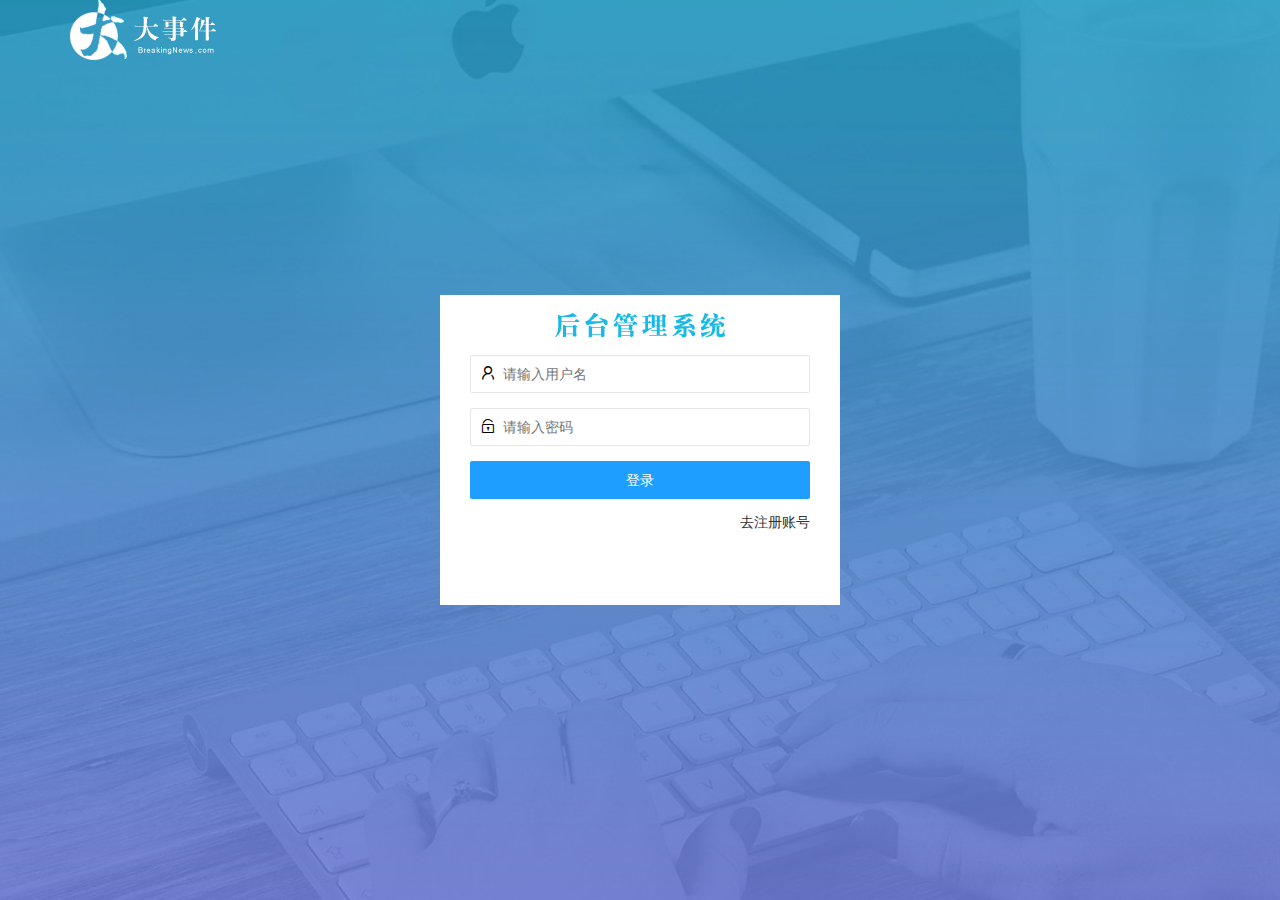
<file: login.html>
<!DOCTYPE html>
<html lang="en">

<head>
    <meta charset="UTF-8">
    <meta http-equiv="X-UA-Compatible" content="IE=edge">
    <meta name="viewport" content="width=device-width, initial-scale=1.0">
    <title>大事件登录注册</title>
    <!-- 导入layui样式 -->
    <link rel="stylesheet" href="/assets/lib/layui/css/layui.css">
    <!-- 登录页面的样式表 -->
    <link rel="stylesheet" href="./assets/css/login.css">

</head>

<body>
    <!-- 头部的logo区域 -->
    <div class="layui-main">
        <img src="/assets/images/logo.png" alt="" />
    </div>
    <!-- 登录注册区域 -->
    <div class="loginAndRegBox">
        <div class="title-box"></div>
        <!-- 登录的div -->
        <div class="login-box">
            <!-- 登录表单 -->
            <form class="layui-form" id="from_login">
                <!-- 用户名 -->
                <div class="layui-form-item">
                    <i class="layui-icon layui-icon-username"></i>
                    <input type="text" name="username" required lay-verify="required|pwd" placeholder="请输入用户名" autocomplete="off" class="layui-input">

                </div>
                <!-- 密码 -->
                <div class="layui-form-item">
                    <i class="layui-icon layui-icon-password"></i>
                    <input type="password" name="password" required lay-verify="required" placeholder="请输入密码" autocomplete="off" class="layui-input">
                </div>
                <!-- 登录按钮 -->
                <div class="layui-form-item">
                    <button class="layui-btn layui-btn-fluid layui-btn-normal" lay-submit lay-filter="formDemo">登录</button>
                </div>
                <div class="layui-form-item links">

                    <a href="javascript:;" id="link_reg">去注册账号</a>
                </div>
            </form>
        </div>
        <!-- 注册的div -->
        <div class="reg-box">
            <form class="layui-form" id="from_reg">
                <!-- 用户名 -->
                <div class="layui-form-item">
                    <i class="layui-icon layui-icon-username"></i>
                    <input type="text" name="username" required lay-verify="required" placeholder="请输入用户名" autocomplete="off" class="layui-input">

                </div>
                <!-- 密码 -->
                <div class="layui-form-item">
                    <i class="layui-icon layui-icon-password"></i>
                    <input type="password" name="password" required lay-verify="required|pwd" placeholder="请输入密码" autocomplete="off" class="layui-input">
                </div>
                <div class="layui-form-item">
                    <i class="layui-icon layui-icon-password"></i>
                    <input type="password" name="repassword" required lay-verify="required|repwd" placeholder="再次请输入密码" autocomplete="off" class="layui-input">
                </div>
                <!-- 注册按钮 -->
                <div class="layui-form-item">
                    <button class="layui-btn layui-btn-fluid layui-btn-normal" lay-submit lay-filter="formDemo">注册</button>
                </div>

                <div class="layui-form-item links">

                    <a href="javascript:;" id="link_login">去登陆</a>
                </div>
            </form>


        </div>
    </div>
    <!-- 导入layui js -->
    <script src="/assets/lib/layui/layui.all.js"></script>
    <!-- 导入jqury -->
    <script src="/assets/lib/jquery.js"></script>
    <!-- 导入自己封装的baseapi -->
    <script src="/assets/js/baseAPI.js"></script>
    <!-- 导入login.js -->
    <script src="/assets/js/login.js"></script>
</body>

</html>
</file>
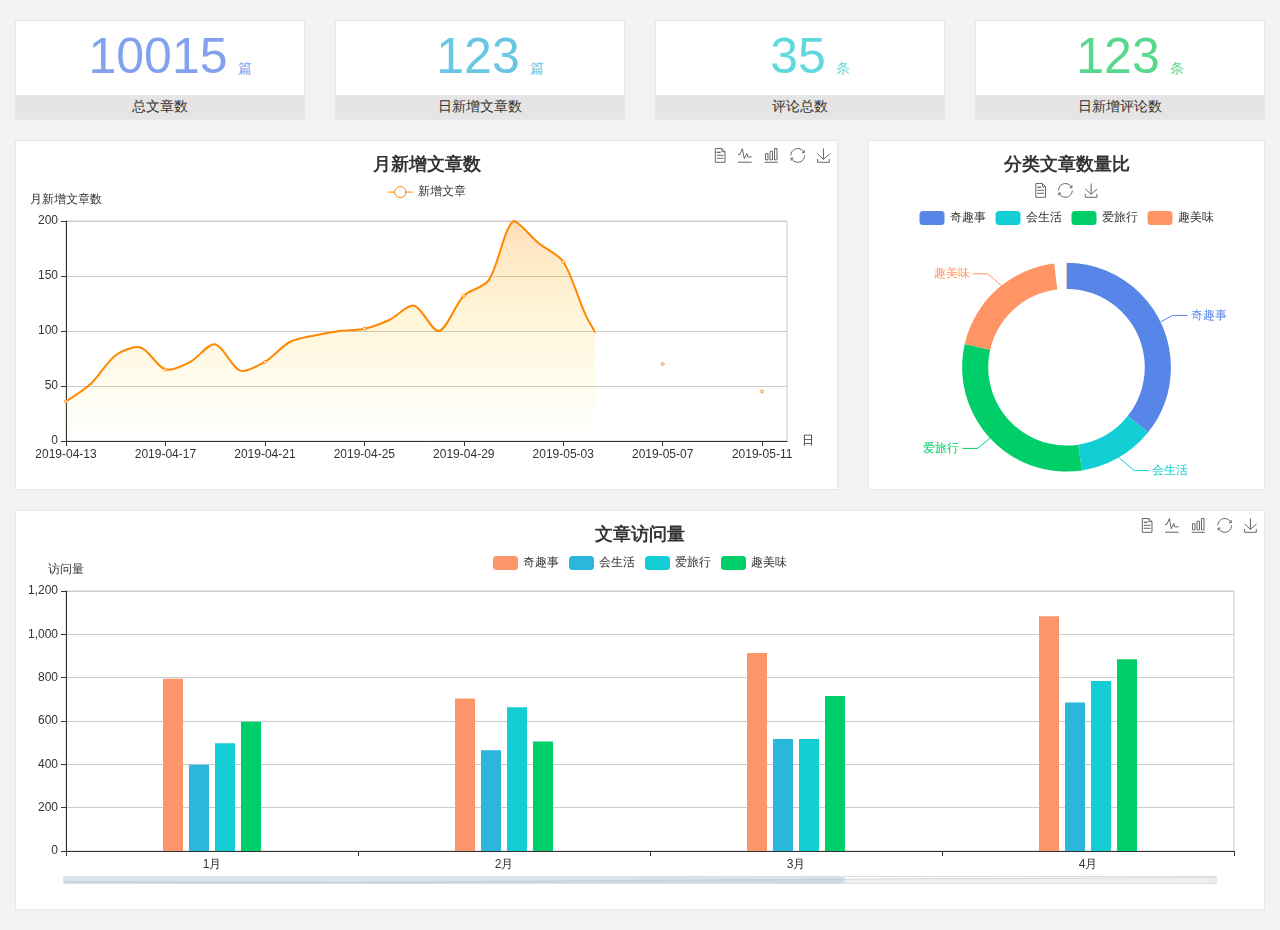
<file: home/dashboard.html>
<!DOCTYPE html>
<html lang="en">

<head>
  <meta charset="UTF-8">
  <meta name="viewport" content="width=device-width, initial-scale=1.0">
  <meta http-equiv="X-UA-Compatible" content="ie=edge">
  <title>图表统计</title>
  <link rel="stylesheet" href="../../assets/lib/bootstrap.css" />
  <link rel="stylesheet" href="../../assets/lib/main.css" />
  <script src="../../assets/lib/jquery.js"></script>
  <script type="text/javascript" src="../../assets/lib/echarts.min.js"></script>
</head>

<body>
  <div class="container-fluid">
    <div class="row spannel_list">
      <div class="col-sm-3 col-xs-6">
        <div class="spannel">
          <em>10015</em><span>篇</span>
          <b>总文章数</b>
        </div>
      </div>
      <div class="col-sm-3 col-xs-6">
        <div class="spannel scolor01">
          <em>123</em><span>篇</span>
          <b>日新增文章数</b>
        </div>
      </div>
      <div class="col-sm-3 col-xs-6">
        <div class="spannel scolor02">
          <em>35</em><span>条</span>
          <b>评论总数</b>
        </div>
      </div>
      <div class="col-sm-3 col-xs-6">
        <div class="spannel scolor03">
          <em>123</em><span>条</span>
          <b>日新增评论数</b>
        </div>
      </div>
    </div>
  </div>

  <div class="container-fluid">
    <div class="row curve-pie">
      <div class="col-lg-8 col-md-8">
        <div class="gragh_pannel" id="curve_show"></div>
      </div>
      <div class="col-lg-4 col-md-4">
        <div class="gragh_pannel" id="pie_show"></div>
      </div>
    </div>
  </div>

  <div class="container-fluid">
    <div class="column_pannel" id="column_show"></div>
  </div>

  <script>
    var oChart = echarts.init(document.getElementById('curve_show'));
    var aList_all = [
      { 'count': 36, 'date': '2019-04-13' },
      { 'count': 52, 'date': '2019-04-14' },
      { 'count': 78, 'date': '2019-04-15' },
      { 'count': 85, 'date': '2019-04-16' },
      { 'count': 65, 'date': '2019-04-17' },
      { 'count': 72, 'date': '2019-04-18' },
      { 'count': 88, 'date': '2019-04-19' },
      { 'count': 64, 'date': '2019-04-20' },
      { 'count': 72, 'date': '2019-04-21' },
      { 'count': 90, 'date': '2019-04-22' },
      { 'count': 96, 'date': '2019-04-23' },
      { 'count': 100, 'date': '2019-04-24' },
      { 'count': 102, 'date': '2019-04-25' },
      { 'count': 110, 'date': '2019-04-26' },
      { 'count': 123, 'date': '2019-04-27' },
      { 'count': 100, 'date': '2019-04-28' },
      { 'count': 132, 'date': '2019-04-29' },
      { 'count': 146, 'date': '2019-04-30' },
      { 'count': 200, 'date': '2019-05-01' },
      { 'count': 180, 'date': '2019-05-02' },
      { 'count': 163, 'date': '2019-05-03' },
      { 'count': 110, 'date': '2019-05-04' },
      { 'count': 80, 'date': '2019-05-05' },
      { 'count': 82, 'date': '2019-05-06' },
      { 'count': 70, 'date': '2019-05-07' },
      { 'count': 65, 'date': '2019-05-08' },
      { 'count': 54, 'date': '2019-05-09' },
      { 'count': 40, 'date': '2019-05-10' },
      { 'count': 45, 'date': '2019-05-11' },
      { 'count': 38, 'date': '2019-05-12' },
    ];

    let aCount = [];
    let aDate = [];

    for (var i = 0; i < aList_all.length; i++) {
      aCount.push(aList_all[i].count);
      aDate.push(aList_all[i].date);
    }

    var chartopt = {
      title: {
        text: '月新增文章数',
        left: 'center',
        top: '10'
      },
      tooltip: {
        trigger: 'axis'
      },
      legend: {
        data: ['新增文章'],
        top: '40'
      },
      toolbox: {
        show: true,
        feature: {
          mark: { show: true },
          dataView: { show: true, readOnly: false },
          magicType: { show: true, type: ['line', 'bar'] },
          restore: { show: true },
          saveAsImage: { show: true }
        }
      },
      calculable: true,
      xAxis: [
        {
          name: '日',
          type: 'category',
          boundaryGap: false,
          data: aDate
        }
      ],
      yAxis: [
        {
          name: '月新增文章数',
          type: 'value'
        }
      ],
      series: [
        {
          name: '新增文章',
          type: 'line',
          smooth: true,
          itemStyle: { normal: { areaStyle: { type: 'default' }, color: '#f80' }, lineStyle: { color: '#f80' } },
          data: aCount
        }],
      areaStyle: {
        normal: {
          color: new echarts.graphic.LinearGradient(0, 0, 0, 1, [{
            offset: 0,
            color: 'rgba(255,136,0,0.39)'
          }, {
            offset: .34,
            color: 'rgba(255,180,0,0.25)'
          }, {
            offset: 1,
            color: 'rgba(255,222,0,0.00)'
          }])

        }
      },
      grid: {
        show: true,
        x: 50,
        x2: 50,
        y: 80,
        height: 220
      }
    };

    oChart.setOption(chartopt);


    var oPie = echarts.init(document.getElementById('pie_show'));
    var oPieopt =
    {
      title: {
        top: 10,
        text: '分类文章数量比',
        x: 'center'
      },
      tooltip: {
        trigger: 'item',
        formatter: "{a} <br/>{b} : {c} ({d}%)"
      },
      color: ['#5885e8', '#13cfd5', '#00ce68', '#ff9565'],
      legend: {
        x: 'center',
        top: 65,
        data: ['奇趣事', '会生活', '爱旅行', '趣美味']
      },
      toolbox: {
        show: true,
        x: 'center',
        top: 35,
        feature: {
          mark: { show: true },
          dataView: { show: true, readOnly: false },
          magicType: {
            show: true,
            type: ['pie', 'funnel'],
            option: {
              funnel: {
                x: '25%',
                width: '50%',
                funnelAlign: 'left',
                max: 1548
              }
            }
          },
          restore: { show: true },
          saveAsImage: { show: true }
        }
      },
      calculable: true,
      series: [
        {
          name: '访问来源',
          type: 'pie',
          radius: ['45%', '60%'],
          center: ['50%', '65%'],
          data: [
            { value: 300, name: '奇趣事' },
            { value: 100, name: '会生活' },
            { value: 260, name: '爱旅行' },
            { value: 180, name: '趣美味' }
          ]
        }
      ]
    };
    oPie.setOption(oPieopt);



    var oColumn = this.echarts.init(document.getElementById('column_show'));
    var oColumnopt =
    {
      title: {
        text: '文章访问量',
        left: 'center',
        top: '10'
      },
      tooltip: {
        trigger: 'axis'
      },
      legend: {
        data: ['奇趣事', '会生活', '爱旅行', '趣美味'],
        top: '40'
      },
      toolbox: {
        show: true,
        feature: {
          mark: { show: true },
          dataView: { show: true, readOnly: false },
          magicType: { show: true, type: ['line', 'bar'] },
          restore: { show: true },
          saveAsImage: { show: true }
        }
      },
      calculable: true,
      xAxis: [
        {
          type: 'category',
          data: ['1月', '2月', '3月', '4月', '5月']
        }
      ],
      yAxis: [
        {
          name: '访问量',
          type: 'value'
        }
      ],
      series: [
        {
          name: '奇趣事',
          type: 'bar',
          barWidth: 20,
          itemStyle: {
            normal: { areaStyle: { type: 'default' }, color: '#fd956a' }
          },
          data: [800, 708, 920, 1090, 1200]
        },
        {
          name: '会生活',
          type: 'bar',
          barWidth: 20,
          itemStyle: {
            normal: { areaStyle: { type: 'default' }, color: '#2bb6db' }
          },
          data: [400, 468, 520, 690, 800]
        },
        {
          name: '爱旅行',
          type: 'bar',
          barWidth: 20,
          itemStyle: {
            normal: { areaStyle: { type: 'default' }, color: '#13cfd5' }
          },
          data: [500, 668, 520, 790, 900]
        },
        {
          name: '趣美味',
          type: 'bar',
          barWidth: 20,
          itemStyle: {
            normal: { areaStyle: { type: 'default' }, color: '#00ce68' }
          },
          data: [600, 508, 720, 890, 1000]
        }
      ],
      grid: {
        show: true,
        x: 50,
        x2: 30,
        y: 80,
        height: 260
      },
      dataZoom: [//给x轴设置滚动条
        {
          start: 0,//默认为0
          end: 100 - 1000 / 31,//默认为100
          type: 'slider',
          show: true,
          xAxisIndex: [0],
          handleSize: 0,//滑动条的 左右2个滑动条的大小
          height: 8,//组件高度
          left: 45, //左边的距离
          right: 50,//右边的距离
          bottom: 26,//右边的距离
          handleColor: '#ddd',//h滑动图标的颜色
          handleStyle: {
            borderColor: "#cacaca",
            borderWidth: "1",
            shadowBlur: 2,
            background: "#ddd",
            shadowColor: "#ddd",
          }
        }]
    };
    oColumn.setOption(oColumnopt);
  </script>
</body>

</html>
</file>
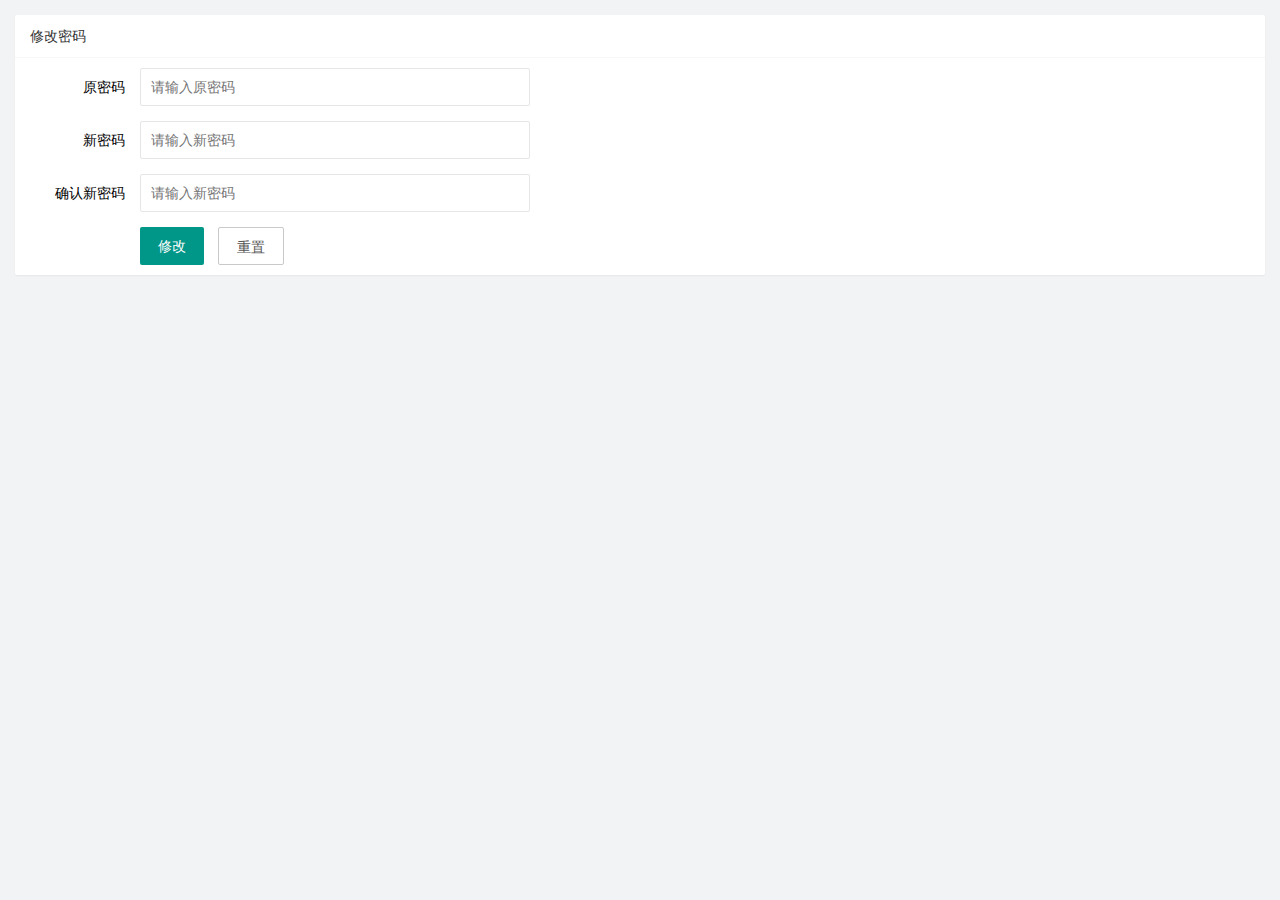
<file: user/uaer_pwd.html>
<!DOCTYPE html>
<html lang="en">

<head>
    <meta charset="UTF-8">
    <meta http-equiv="X-UA-Compatible" content="IE=edge">
    <meta name="viewport" content="width=device-width, initial-scale=1.0">
    <title>Document</title>
    <!-- 导入layui样式表 -->
    <link rel="stylesheet" href="/assets/lib/layui/css/layui.css">
    <!-- 导入user_pwd.css -->
    <link rel="stylesheet" href="/assets/css/user/user_pwd.css">
</head>

<body>
    <!-- 卡片区域 -->
    <div class="layui-card">
        <div class="layui-card-header">修改密码</div>
        <div class="layui-card-body">
            <form class="layui-form" action="">
                <div class="layui-form-item">
                    <label class="layui-form-label">原密码</label>
                    <div class="layui-input-block">
                        <input type="password" name="oldPwd" required lay-verify="required|pwd" placeholder="请输入原密码" autocomplete="off" class="layui-input">
                    </div>
                </div>
                <div class="layui-form-item">
                    <label class="layui-form-label">新密码</label>
                    <div class="layui-input-block">
                        <input type="password" name="newPwd" required lay-verify="required|pwd|samePwd" placeholder="请输入新密码" autocomplete="off" class="layui-input">
                    </div>
                </div>
                <div class="layui-form-item">
                    <label class="layui-form-label">确认新密码</label>
                    <div class="layui-input-block">
                        <input type="password" name="rePwd" required lay-verify="required|pwd|rePwd" placeholder="请输入新密码" autocomplete="off" class="layui-input">
                    </div>
                </div>
                <div class="layui-input-block">
                    <button class="layui-btn" lay-submit lay-filter="formDemo">修改 </button>
                    <button type="reset" class="layui-btn layui-btn-primary">重置</button>
                </div>
            </form>
        </div>
    </div>
    <!-- 导入layui.js -->
    <script src="/assets/lib/layui/layui.all.js"></script>
    <!-- 导入jquery -->
    <script src="/assets/lib/jquery.js"></script>
    <!-- 导入baseAPI -->
    <script src="/assets/js/baseAPI.js"></script>
    <!-- 导入user_pwd -->
    <script src="/assets/js/user/user_pwd.js"></script>
</body>

</html>
</file>
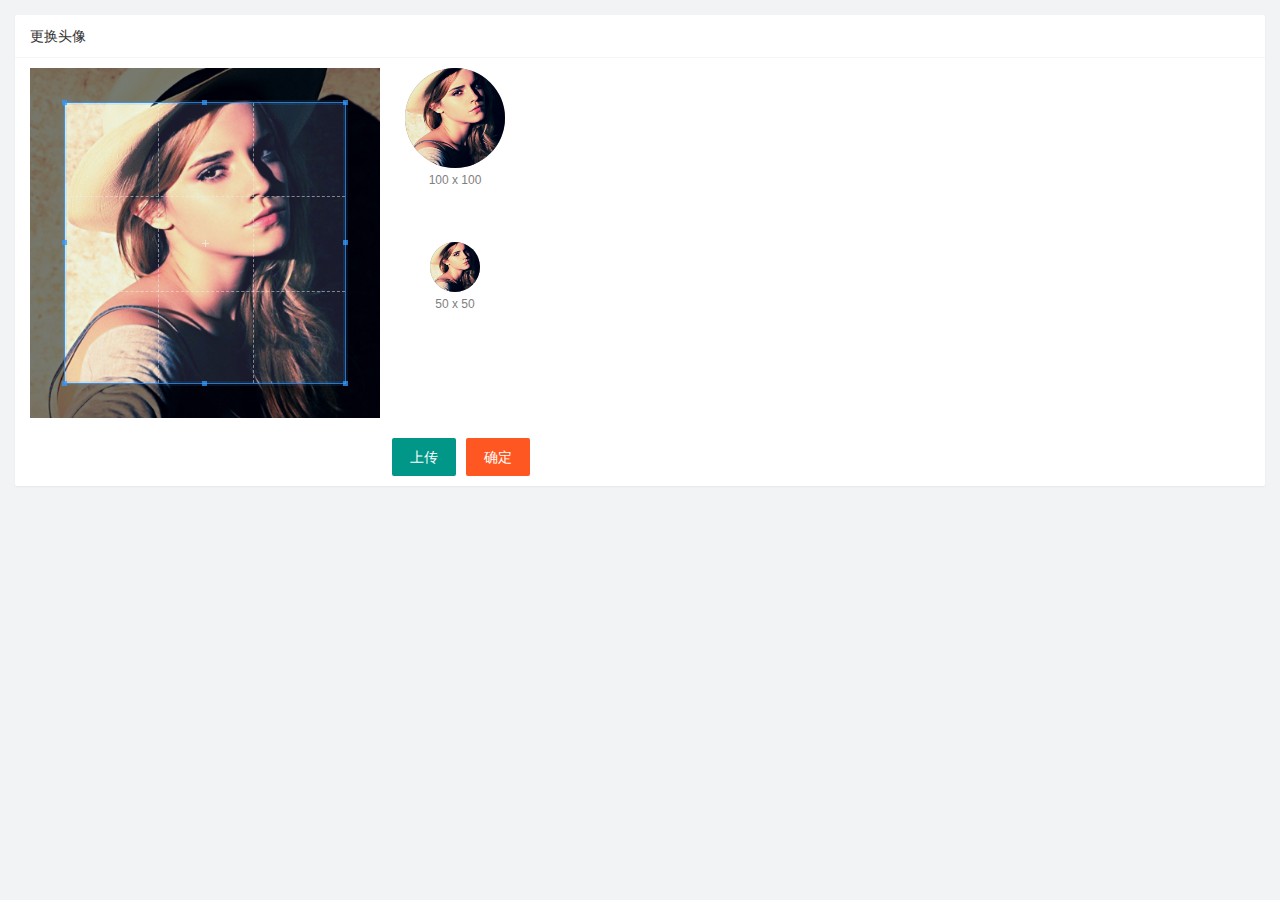
<file: user/user_avatar.html>
<!DOCTYPE html>
<html lang="en">

<head>
    <meta charset="UTF-8">
    <meta http-equiv="X-UA-Compatible" content="IE=edge">
    <meta name="viewport" content="width=device-width, initial-scale=1.0">
    <title>Document</title>

    <!-- 导入layui样式表 -->
    <link rel="stylesheet" href="/assets/lib/layui/css/layui.css">
    <!-- 导入cropper.css` 样式表 -->
    <link rel="stylesheet" href="/assets/lib/cropper/cropper.css">
    <!-- 导入user_atavar.css样式 -->
    <link rel="stylesheet" href="/assets/css/user/user_avatar.css">

</head>

<body>
    <!-- 卡片区域 -->
    <div class="layui-card">
        <div class="layui-card-header">更换头像</div>
        <div class="layui-card-body">
            <!-- 第一行的图片裁剪和预览区域 -->
            <div class="row1">
                <!-- 图片裁剪区域 -->
                <div class="cropper-box">
                    <!-- 这个 img 标签很重要，将来会把它初始化为裁剪区域 -->
                    <img id="image" src="/assets/images/sample.jpg" />
                </div>
                <!-- 图片的预览区域 -->
                <div class="preview-box">
                    <div>
                        <!-- 宽高为 100px 的预览区域 -->
                        <div class="img-preview w100"></div>
                        <p class="size">100 x 100</p>
                    </div>
                    <div>
                        <!-- 宽高为 50px 的预览区域 -->
                        <div class="img-preview w50"></div>
                        <p class="size">50 x 50</p>
                    </div>
                </div>
            </div>

            <!-- 第二行的按钮区域 -->
            <div class="row2">
                <!-- 通过 accept 属性可以指定，允许用户选择什么类型的文件 -->
                <input type="file" id="file" accept="image/png,image/jpeg">
                <button type="button" class="layui-btn" id="btnChooseImage">上传</button>
                <button type="button" id="btnUpload" class="layui-btn layui-btn-danger">确定</button>
            </div>
        </div>
    </div>

    <script src="/assets/lib/layui/layui.all.js"></script>
    <script src="/assets/lib/jquery.js"></script>
    <script src="/assets/lib/cropper/Cropper.js"></script>
    <script src="/assets/lib/cropper/jquery-cropper.js"></script>
    <script src="/assets/js/baseAPI.js"></script>
    <script src="/assets/js/user/user_avatar.js"></script>
</body>

</html>
</file>
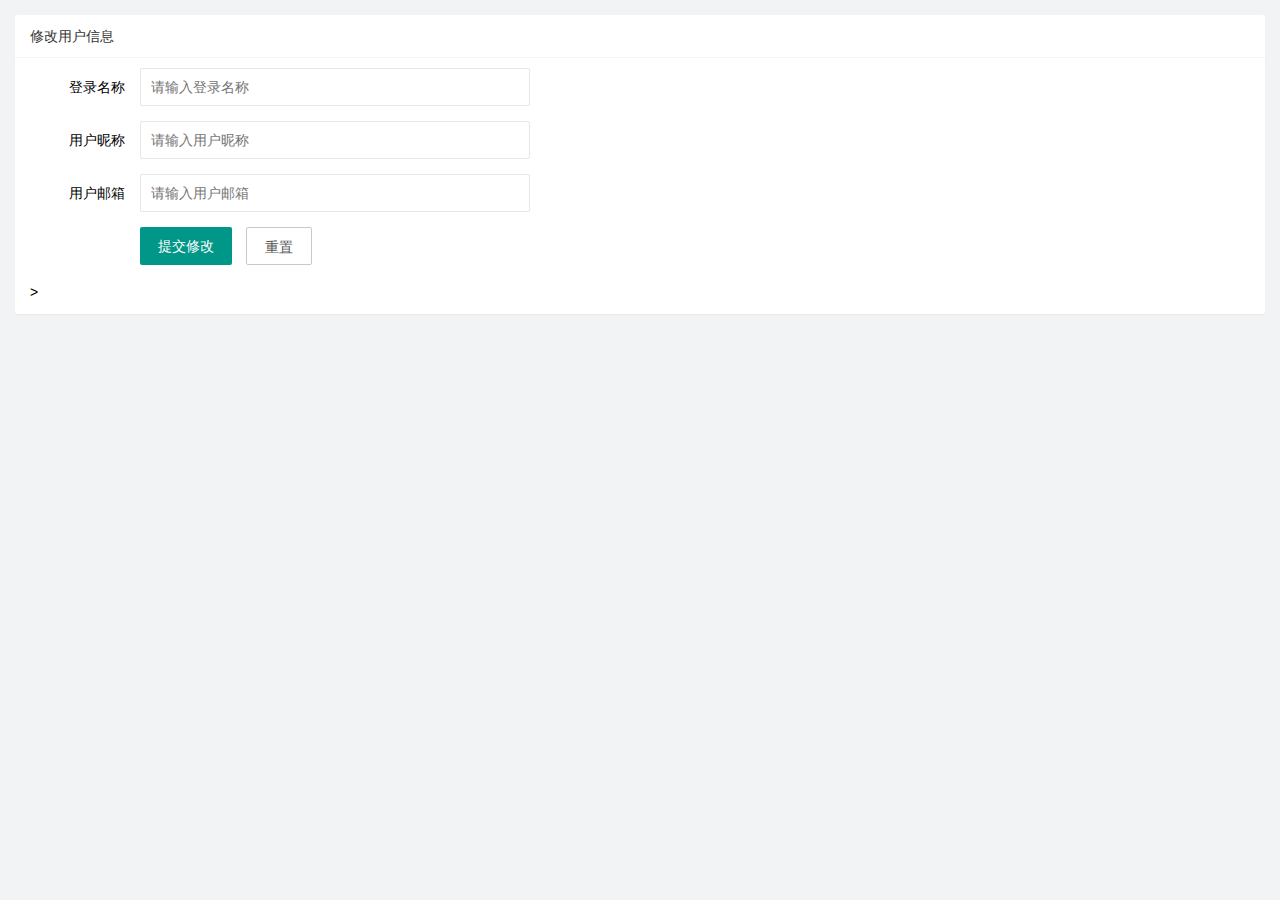
<file: user/user_info.html>
<!DOCTYPE html>
<html lang="en">

<head>
    <meta charset="UTF-8">
    <meta http-equiv="X-UA-Compatible" content="IE=edge">
    <meta name="viewport" content="width=device-width, initial-scale=1.0">
    <title>Document</title>

    <!-- 导入layui样式表 -->
    <link rel="stylesheet" href="/assets/lib/layui/css/layui.css">
    <!-- 导入user_info.css样式 -->
    <link rel="stylesheet" href="/assets/css/user/user_info.css">
</head>

<body>
    <!-- 卡片区域 -->
    <div class="layui-card">
        <div class="layui-card-header">修改用户信息</div>
        <div class="layui-card-body">
            <!-- form表单区域 -->
            <form class="layui-form" lay-filter="formUserInfo">
                <input type="hidden" name="id" value="">
                <div class="layui-form-item">
                    <label class="layui-form-label">登录名称</label>
                    <div class="layui-input-block">
                        <input type="text" name="username" required lay-verify="required" placeholder="请输入登录名称" autocomplete="off" class="layui-input" readonly/>
                    </div>
                </div>
                <div class="layui-form-item">
                    <label class="layui-form-label">用户昵称</label>
                    <div class="layui-input-block">
                        <input type="text" name="nickname" required lay-verify="required|nickname" placeholder="请输入用户昵称" autocomplete="off" class="layui-input">
                    </div>
                </div>
                <div class="layui-form-item">
                    <label class="layui-form-label">用户邮箱</label>
                    <div class="layui-input-block">
                        <input type="text" name="email" required lay-verify="required|email" placeholder="请输入用户邮箱" autocomplete="off" class="layui-input">
                    </div>
                </div>
                <div class="layui-form-item">
                    <div class="layui-input-block">
                        <button class="layui-btn" lay-submit lay-filter="formDemo">提交修改</button>
                        <button type="reset" class="layui-btn layui-btn-primary" id="btnReset">重置</button>
                    </div>
                </div>
            </form>>
        </div>
    </div>
    <!-- 导入layui.js -->
    <script src="/assets/lib/layui/layui.all.js"></script>
    <!-- 导入jquery -->
    <script src="/assets/lib/jquery.js"></script>
    <!-- 导入bseapi -->
    <script src="/assets/js/baseAPI.js"></script>
    <!-- 导入user_info,js -->
    <script src="/assets/js/user/user_info.js"></script>
</body>

</html>
</file>
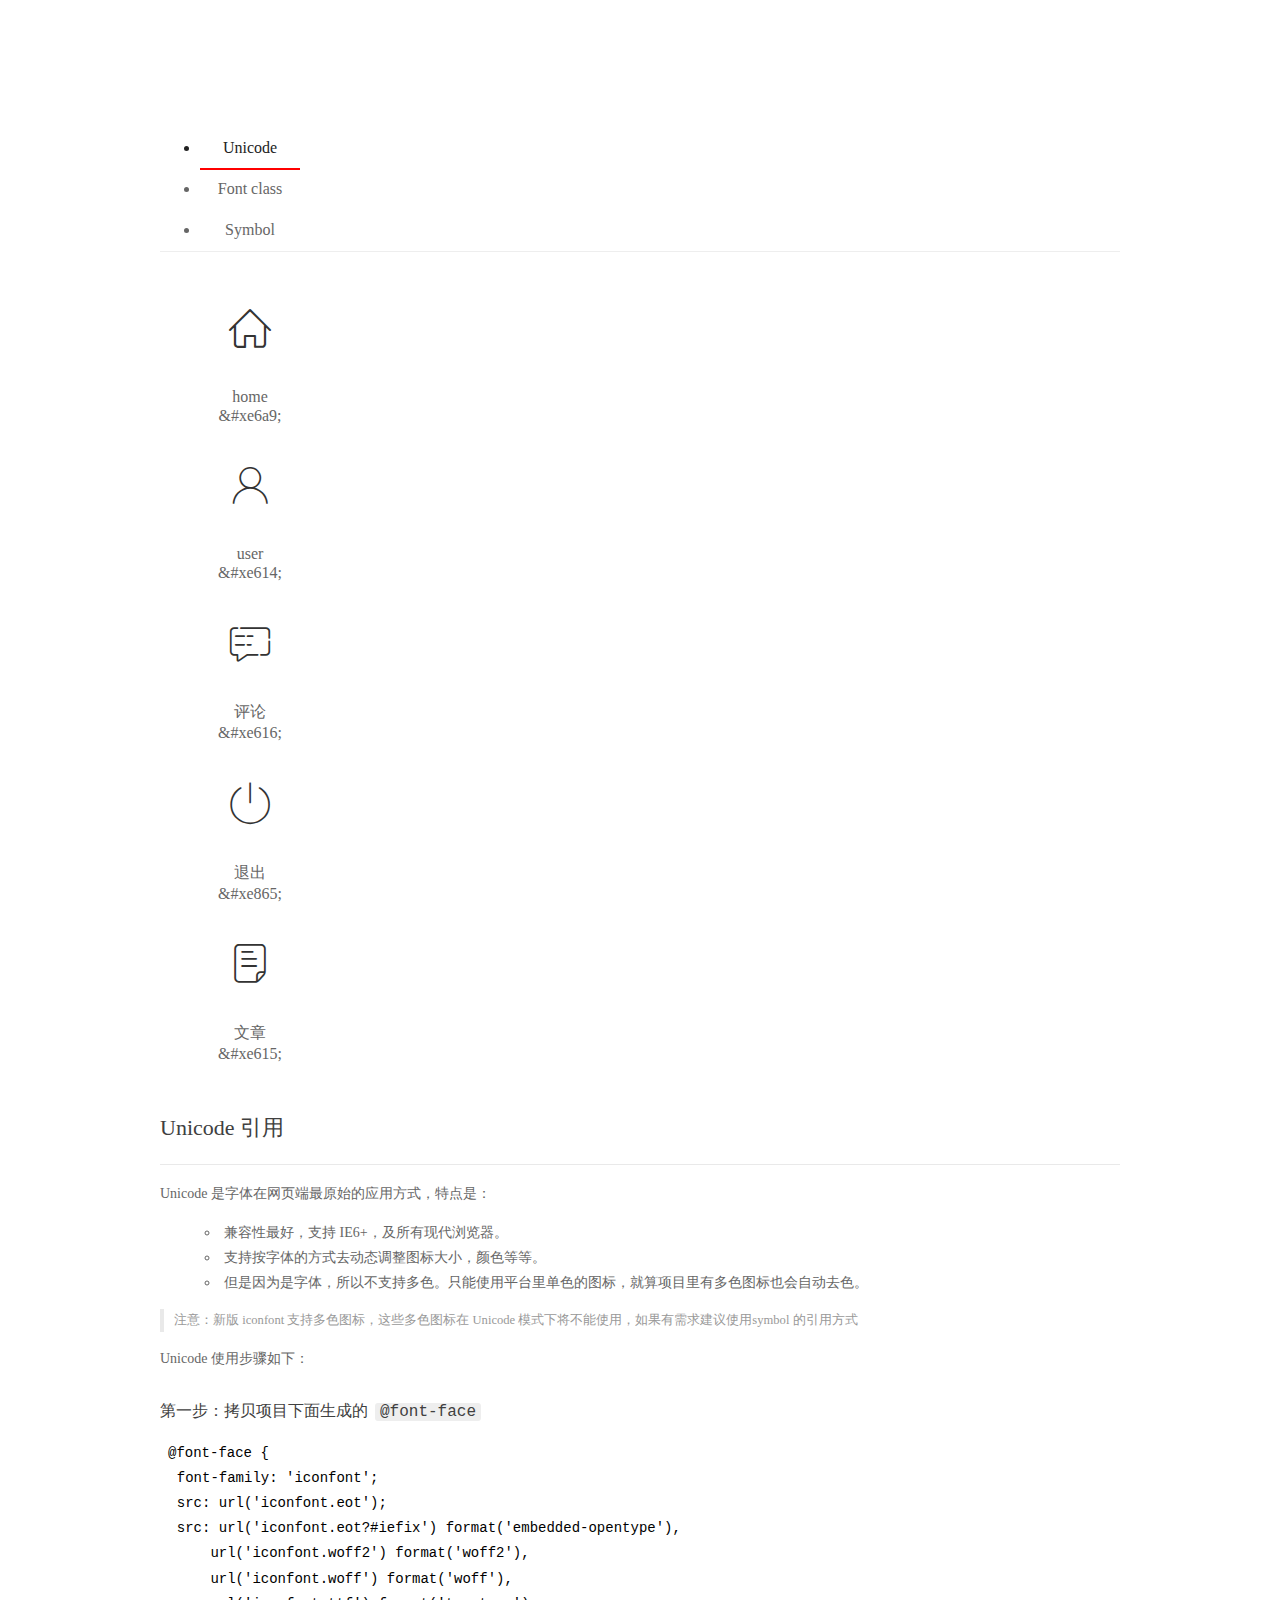
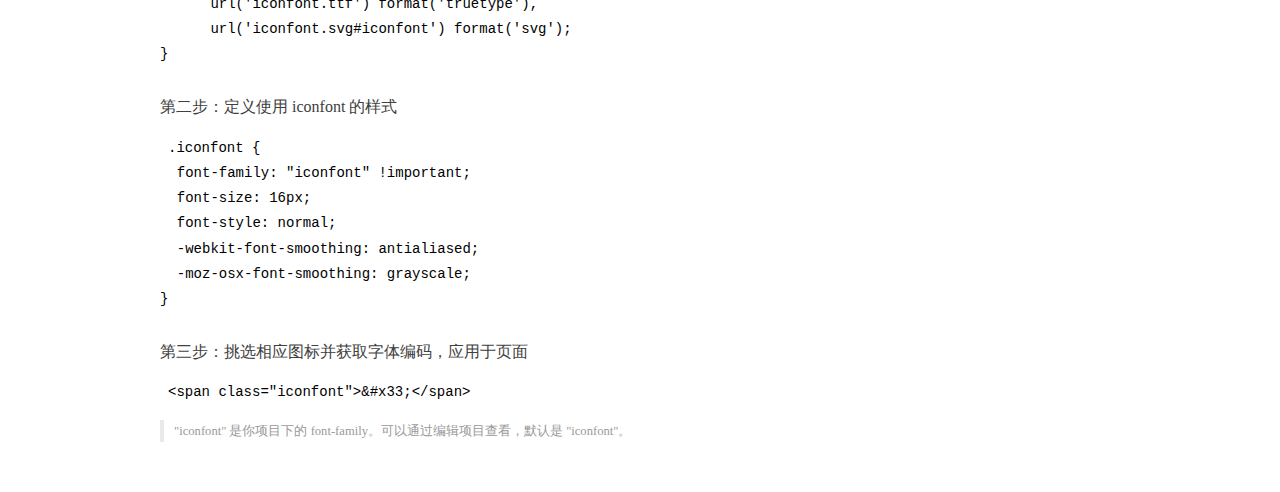
<file: assets/fonts/demo_index.html>
<!DOCTYPE html>
<html>
<head>
  <meta charset="utf-8"/>
  <title>IconFont Demo</title>
  <link rel="shortcut icon" href="https://gtms04.alicdn.com/tps/i4/TB1_oz6GVXXXXaFXpXXJDFnIXXX-64-64.ico" type="image/x-icon"/>
  <link rel="stylesheet" href="https://g.alicdn.com/thx/cube/1.3.2/cube.min.css">
  <link rel="stylesheet" href="demo.css">
  <link rel="stylesheet" href="iconfont.css">
  <script src="iconfont.js"></script>
  <!-- jQuery -->
  <script src="https://a1.alicdn.com/oss/uploads/2018/12/26/7bfddb60-08e8-11e9-9b04-53e73bb6408b.js"></script>
  <!-- 代码高亮 -->
  <script src="https://a1.alicdn.com/oss/uploads/2018/12/26/a3f714d0-08e6-11e9-8a15-ebf944d7534c.js"></script>
</head>
<body>
  <div class="main">
    <h1 class="logo"><a href="https://www.iconfont.cn/" title="iconfont 首页" target="_blank">&#xe86b;</a></h1>
    <div class="nav-tabs">
      <ul id="tabs" class="dib-box">
        <li class="dib active"><span>Unicode</span></li>
        <li class="dib"><span>Font class</span></li>
        <li class="dib"><span>Symbol</span></li>
      </ul>
      
    </div>
    <div class="tab-container">
      <div class="content unicode" style="display: block;">
          <ul class="icon_lists dib-box">
          
            <li class="dib">
              <span class="icon iconfont">&#xe6a9;</span>
                <div class="name">home</div>
                <div class="code-name">&amp;#xe6a9;</div>
              </li>
          
            <li class="dib">
              <span class="icon iconfont">&#xe614;</span>
                <div class="name">user</div>
                <div class="code-name">&amp;#xe614;</div>
              </li>
          
            <li class="dib">
              <span class="icon iconfont">&#xe616;</span>
                <div class="name">评论</div>
                <div class="code-name">&amp;#xe616;</div>
              </li>
          
            <li class="dib">
              <span class="icon iconfont">&#xe865;</span>
                <div class="name">退出</div>
                <div class="code-name">&amp;#xe865;</div>
              </li>
          
            <li class="dib">
              <span class="icon iconfont">&#xe615;</span>
                <div class="name">文章</div>
                <div class="code-name">&amp;#xe615;</div>
              </li>
          
          </ul>
          <div class="article markdown">
          <h2 id="unicode-">Unicode 引用</h2>
          <hr>

          <p>Unicode 是字体在网页端最原始的应用方式，特点是：</p>
          <ul>
            <li>兼容性最好，支持 IE6+，及所有现代浏览器。</li>
            <li>支持按字体的方式去动态调整图标大小，颜色等等。</li>
            <li>但是因为是字体，所以不支持多色。只能使用平台里单色的图标，就算项目里有多色图标也会自动去色。</li>
          </ul>
          <blockquote>
            <p>注意：新版 iconfont 支持多色图标，这些多色图标在 Unicode 模式下将不能使用，如果有需求建议使用symbol 的引用方式</p>
          </blockquote>
          <p>Unicode 使用步骤如下：</p>
          <h3 id="-font-face">第一步：拷贝项目下面生成的 <code>@font-face</code></h3>
<pre><code class="language-css"
>@font-face {
  font-family: 'iconfont';
  src: url('iconfont.eot');
  src: url('iconfont.eot?#iefix') format('embedded-opentype'),
      url('iconfont.woff2') format('woff2'),
      url('iconfont.woff') format('woff'),
      url('iconfont.ttf') format('truetype'),
      url('iconfont.svg#iconfont') format('svg');
}
</code></pre>
          <h3 id="-iconfont-">第二步：定义使用 iconfont 的样式</h3>
<pre><code class="language-css"
>.iconfont {
  font-family: "iconfont" !important;
  font-size: 16px;
  font-style: normal;
  -webkit-font-smoothing: antialiased;
  -moz-osx-font-smoothing: grayscale;
}
</code></pre>
          <h3 id="-">第三步：挑选相应图标并获取字体编码，应用于页面</h3>
<pre>
<code class="language-html"
>&lt;span class="iconfont"&gt;&amp;#x33;&lt;/span&gt;
</code></pre>
          <blockquote>
            <p>"iconfont" 是你项目下的 font-family。可以通过编辑项目查看，默认是 "iconfont"。</p>
          </blockquote>
          </div>
      </div>
      <div class="content font-class">
        <ul class="icon_lists dib-box">
          
          <li class="dib">
            <span class="icon iconfont icon-home"></span>
            <div class="name">
              home
            </div>
            <div class="code-name">.icon-home
            </div>
          </li>
          
          <li class="dib">
            <span class="icon iconfont icon-user"></span>
            <div class="name">
              user
            </div>
            <div class="code-name">.icon-user
            </div>
          </li>
          
          <li class="dib">
            <span class="icon iconfont icon-pinglun"></span>
            <div class="name">
              评论
            </div>
            <div class="code-name">.icon-pinglun
            </div>
          </li>
          
          <li class="dib">
            <span class="icon iconfont icon-tuichu"></span>
            <div class="name">
              退出
            </div>
            <div class="code-name">.icon-tuichu
            </div>
          </li>
          
          <li class="dib">
            <span class="icon iconfont icon-16"></span>
            <div class="name">
              文章
            </div>
            <div class="code-name">.icon-16
            </div>
          </li>
          
        </ul>
        <div class="article markdown">
        <h2 id="font-class-">font-class 引用</h2>
        <hr>

        <p>font-class 是 Unicode 使用方式的一种变种，主要是解决 Unicode 书写不直观，语意不明确的问题。</p>
        <p>与 Unicode 使用方式相比，具有如下特点：</p>
        <ul>
          <li>兼容性良好，支持 IE8+，及所有现代浏览器。</li>
          <li>相比于 Unicode 语意明确，书写更直观。可以很容易分辨这个 icon 是什么。</li>
          <li>因为使用 class 来定义图标，所以当要替换图标时，只需要修改 class 里面的 Unicode 引用。</li>
          <li>不过因为本质上还是使用的字体，所以多色图标还是不支持的。</li>
        </ul>
        <p>使用步骤如下：</p>
        <h3 id="-fontclass-">第一步：引入项目下面生成的 fontclass 代码：</h3>
<pre><code class="language-html">&lt;link rel="stylesheet" href="./iconfont.css"&gt;
</code></pre>
        <h3 id="-">第二步：挑选相应图标并获取类名，应用于页面：</h3>
<pre><code class="language-html">&lt;span class="iconfont icon-xxx"&gt;&lt;/span&gt;
</code></pre>
        <blockquote>
          <p>"
            iconfont" 是你项目下的 font-family。可以通过编辑项目查看，默认是 "iconfont"。</p>
        </blockquote>
      </div>
      </div>
      <div class="content symbol">
          <ul class="icon_lists dib-box">
          
            <li class="dib">
                <svg class="icon svg-icon" aria-hidden="true">
                  <use xlink:href="#icon-home"></use>
                </svg>
                <div class="name">home</div>
                <div class="code-name">#icon-home</div>
            </li>
          
            <li class="dib">
                <svg class="icon svg-icon" aria-hidden="true">
                  <use xlink:href="#icon-user"></use>
                </svg>
                <div class="name">user</div>
                <div class="code-name">#icon-user</div>
            </li>
          
            <li class="dib">
                <svg class="icon svg-icon" aria-hidden="true">
                  <use xlink:href="#icon-pinglun"></use>
                </svg>
                <div class="name">评论</div>
                <div class="code-name">#icon-pinglun</div>
            </li>
          
            <li class="dib">
                <svg class="icon svg-icon" aria-hidden="true">
                  <use xlink:href="#icon-tuichu"></use>
                </svg>
                <div class="name">退出</div>
                <div class="code-name">#icon-tuichu</div>
            </li>
          
            <li class="dib">
                <svg class="icon svg-icon" aria-hidden="true">
                  <use xlink:href="#icon-16"></use>
                </svg>
                <div class="name">文章</div>
                <div class="code-name">#icon-16</div>
            </li>
          
          </ul>
          <div class="article markdown">
          <h2 id="symbol-">Symbol 引用</h2>
          <hr>

          <p>这是一种全新的使用方式，应该说这才是未来的主流，也是平台目前推荐的用法。相关介绍可以参考这篇<a href="">文章</a>
            这种用法其实是做了一个 SVG 的集合，与另外两种相比具有如下特点：</p>
          <ul>
            <li>支持多色图标了，不再受单色限制。</li>
            <li>通过一些技巧，支持像字体那样，通过 <code>font-size</code>, <code>color</code> 来调整样式。</li>
            <li>兼容性较差，支持 IE9+，及现代浏览器。</li>
            <li>浏览器渲染 SVG 的性能一般，还不如 png。</li>
          </ul>
          <p>使用步骤如下：</p>
          <h3 id="-symbol-">第一步：引入项目下面生成的 symbol 代码：</h3>
<pre><code class="language-html">&lt;script src="./iconfont.js"&gt;&lt;/script&gt;
</code></pre>
          <h3 id="-css-">第二步：加入通用 CSS 代码（引入一次就行）：</h3>
<pre><code class="language-html">&lt;style&gt;
.icon {
  width: 1em;
  height: 1em;
  vertical-align: -0.15em;
  fill: currentColor;
  overflow: hidden;
}
&lt;/style&gt;
</code></pre>
          <h3 id="-">第三步：挑选相应图标并获取类名，应用于页面：</h3>
<pre><code class="language-html">&lt;svg class="icon" aria-hidden="true"&gt;
  &lt;use xlink:href="#icon-xxx"&gt;&lt;/use&gt;
&lt;/svg&gt;
</code></pre>
          </div>
      </div>

    </div>
  </div>
  <script>
  $(document).ready(function () {
      $('.tab-container .content:first').show()

      $('#tabs li').click(function (e) {
        var tabContent = $('.tab-container .content')
        var index = $(this).index()

        if ($(this).hasClass('active')) {
          return
        } else {
          $('#tabs li').removeClass('active')
          $(this).addClass('active')

          tabContent.hide().eq(index).fadeIn()
        }
      })
    })
  </script>
</body>
</html>
</file>
<file: assets/lib/layui/css/layui.css>
/** layui-v2.5.5 MIT License By https://www.layui.com */
 .layui-inline,img{display:inline-block;vertical-align:middle}h1,h2,h3,h4,h5,h6{font-weight:400}.layui-edge,.layui-header,.layui-inline,.layui-main{position:relative}.layui-body,.layui-edge,.layui-elip{overflow:hidden}.layui-btn,.layui-edge,.layui-inline,img{vertical-align:middle}.layui-btn,.layui-disabled,.layui-icon,.layui-unselect{-moz-user-select:none;-webkit-user-select:none;-ms-user-select:none}.layui-elip,.layui-form-checkbox span,.layui-form-pane .layui-form-label{text-overflow:ellipsis;white-space:nowrap}.layui-breadcrumb,.layui-tree-btnGroup{visibility:hidden}blockquote,body,button,dd,div,dl,dt,form,h1,h2,h3,h4,h5,h6,input,li,ol,p,pre,td,textarea,th,ul{margin:0;padding:0;-webkit-tap-highlight-color:rgba(0,0,0,0)}a:active,a:hover{outline:0}img{border:none}li{list-style:none}table{border-collapse:collapse;border-spacing:0}h4,h5,h6{font-size:100%}button,input,optgroup,option,select,textarea{font-family:inherit;font-size:inherit;font-style:inherit;font-weight:inherit;outline:0}pre{white-space:pre-wrap;white-space:-moz-pre-wrap;white-space:-pre-wrap;white-space:-o-pre-wrap;word-wrap:break-word}body{line-height:24px;font:14px Helvetica Neue,Helvetica,PingFang SC,Tahoma,Arial,sans-serif}hr{height:1px;margin:10px 0;border:0;clear:both}a{color:#333;text-decoration:none}a:hover{color:#777}a cite{font-style:normal;*cursor:pointer}.layui-border-box,.layui-border-box *{box-sizing:border-box}.layui-box,.layui-box *{box-sizing:content-box}.layui-clear{clear:both;*zoom:1}.layui-clear:after{content:'\20';clear:both;*zoom:1;display:block;height:0}.layui-inline{*display:inline;*zoom:1}.layui-edge{display:inline-block;width:0;height:0;border-width:6px;border-style:dashed;border-color:transparent}.layui-edge-top{top:-4px;border-bottom-color:#999;border-bottom-style:solid}.layui-edge-right{border-left-color:#999;border-left-style:solid}.layui-edge-bottom{top:2px;border-top-color:#999;border-top-style:solid}.layui-edge-left{border-right-color:#999;border-right-style:solid}.layui-disabled,.layui-disabled:hover{color:#d2d2d2!important;cursor:not-allowed!important}.layui-circle{border-radius:100%}.layui-show{display:block!important}.layui-hide{display:none!important}@font-face{font-family:layui-icon;src:url(../font/iconfont.eot?v=250);src:url(../font/iconfont.eot?v=250#iefix) format('embedded-opentype'),url(../font/iconfont.woff2?v=250) format('woff2'),url(../font/iconfont.woff?v=250) format('woff'),url(../font/iconfont.ttf?v=250) format('truetype'),url(../font/iconfont.svg?v=250#layui-icon) format('svg')}.layui-icon{font-family:layui-icon!important;font-size:16px;font-style:normal;-webkit-font-smoothing:antialiased;-moz-osx-font-smoothing:grayscale}.layui-icon-reply-fill:before{content:"\e611"}.layui-icon-set-fill:before{content:"\e614"}.layui-icon-menu-fill:before{content:"\e60f"}.layui-icon-search:before{content:"\e615"}.layui-icon-share:before{content:"\e641"}.layui-icon-set-sm:before{content:"\e620"}.layui-icon-engine:before{content:"\e628"}.layui-icon-close:before{content:"\1006"}.layui-icon-close-fill:before{content:"\1007"}.layui-icon-chart-screen:before{content:"\e629"}.layui-icon-star:before{content:"\e600"}.layui-icon-circle-dot:before{content:"\e617"}.layui-icon-chat:before{content:"\e606"}.layui-icon-release:before{content:"\e609"}.layui-icon-list:before{content:"\e60a"}.layui-icon-chart:before{content:"\e62c"}.layui-icon-ok-circle:before{content:"\1005"}.layui-icon-layim-theme:before{content:"\e61b"}.layui-icon-table:before{content:"\e62d"}.layui-icon-right:before{content:"\e602"}.layui-icon-left:before{content:"\e603"}.layui-icon-cart-simple:before{content:"\e698"}.layui-icon-face-cry:before{content:"\e69c"}.layui-icon-face-smile:before{content:"\e6af"}.layui-icon-survey:before{content:"\e6b2"}.layui-icon-tree:before{content:"\e62e"}.layui-icon-upload-circle:before{content:"\e62f"}.layui-icon-add-circle:before{content:"\e61f"}.layui-icon-download-circle:before{content:"\e601"}.layui-icon-templeate-1:before{content:"\e630"}.layui-icon-util:before{content:"\e631"}.layui-icon-face-surprised:before{content:"\e664"}.layui-icon-edit:before{content:"\e642"}.layui-icon-speaker:before{content:"\e645"}.layui-icon-down:before{content:"\e61a"}.layui-icon-file:before{content:"\e621"}.layui-icon-layouts:before{content:"\e632"}.layui-icon-rate-half:before{content:"\e6c9"}.layui-icon-add-circle-fine:before{content:"\e608"}.layui-icon-prev-circle:before{content:"\e633"}.layui-icon-read:before{content:"\e705"}.layui-icon-404:before{content:"\e61c"}.layui-icon-carousel:before{content:"\e634"}.layui-icon-help:before{content:"\e607"}.layui-icon-code-circle:before{content:"\e635"}.layui-icon-water:before{content:"\e636"}.layui-icon-username:before{content:"\e66f"}.layui-icon-find-fill:before{content:"\e670"}.layui-icon-about:before{content:"\e60b"}.layui-icon-location:before{content:"\e715"}.layui-icon-up:before{content:"\e619"}.layui-icon-pause:before{content:"\e651"}.layui-icon-date:before{content:"\e637"}.layui-icon-layim-uploadfile:before{content:"\e61d"}.layui-icon-delete:before{content:"\e640"}.layui-icon-play:before{content:"\e652"}.layui-icon-top:before{content:"\e604"}.layui-icon-friends:before{content:"\e612"}.layui-icon-refresh-3:before{content:"\e9aa"}.layui-icon-ok:before{content:"\e605"}.layui-icon-layer:before{content:"\e638"}.layui-icon-face-smile-fine:before{content:"\e60c"}.layui-icon-dollar:before{content:"\e659"}.layui-icon-group:before{content:"\e613"}.layui-icon-layim-download:before{content:"\e61e"}.layui-icon-picture-fine:before{content:"\e60d"}.layui-icon-link:before{content:"\e64c"}.layui-icon-diamond:before{content:"\e735"}.layui-icon-log:before{content:"\e60e"}.layui-icon-rate-solid:before{content:"\e67a"}.layui-icon-fonts-del:before{content:"\e64f"}.layui-icon-unlink:before{content:"\e64d"}.layui-icon-fonts-clear:before{content:"\e639"}.layui-icon-triangle-r:before{content:"\e623"}.layui-icon-circle:before{content:"\e63f"}.layui-icon-radio:before{content:"\e643"}.layui-icon-align-center:before{content:"\e647"}.layui-icon-align-right:before{content:"\e648"}.layui-icon-align-left:before{content:"\e649"}.layui-icon-loading-1:before{content:"\e63e"}.layui-icon-return:before{content:"\e65c"}.layui-icon-fonts-strong:before{content:"\e62b"}.layui-icon-upload:before{content:"\e67c"}.layui-icon-dialogue:before{content:"\e63a"}.layui-icon-video:before{content:"\e6ed"}.layui-icon-headset:before{content:"\e6fc"}.layui-icon-cellphone-fine:before{content:"\e63b"}.layui-icon-add-1:before{content:"\e654"}.layui-icon-face-smile-b:before{content:"\e650"}.layui-icon-fonts-html:before{content:"\e64b"}.layui-icon-form:before{content:"\e63c"}.layui-icon-cart:before{content:"\e657"}.layui-icon-camera-fill:before{content:"\e65d"}.layui-icon-tabs:before{content:"\e62a"}.layui-icon-fonts-code:before{content:"\e64e"}.layui-icon-fire:before{content:"\e756"}.layui-icon-set:before{content:"\e716"}.layui-icon-fonts-u:before{content:"\e646"}.layui-icon-triangle-d:before{content:"\e625"}.layui-icon-tips:before{content:"\e702"}.layui-icon-picture:before{content:"\e64a"}.layui-icon-more-vertical:before{content:"\e671"}.layui-icon-flag:before{content:"\e66c"}.layui-icon-loading:before{content:"\e63d"}.layui-icon-fonts-i:before{content:"\e644"}.layui-icon-refresh-1:before{content:"\e666"}.layui-icon-rmb:before{content:"\e65e"}.layui-icon-home:before{content:"\e68e"}.layui-icon-user:before{content:"\e770"}.layui-icon-notice:before{content:"\e667"}.layui-icon-login-weibo:before{content:"\e675"}.layui-icon-voice:before{content:"\e688"}.layui-icon-upload-drag:before{content:"\e681"}.layui-icon-login-qq:before{content:"\e676"}.layui-icon-snowflake:before{content:"\e6b1"}.layui-icon-file-b:before{content:"\e655"}.layui-icon-template:before{content:"\e663"}.layui-icon-auz:before{content:"\e672"}.layui-icon-console:before{content:"\e665"}.layui-icon-app:before{content:"\e653"}.layui-icon-prev:before{content:"\e65a"}.layui-icon-website:before{content:"\e7ae"}.layui-icon-next:before{content:"\e65b"}.layui-icon-component:before{content:"\e857"}.layui-icon-more:before{content:"\e65f"}.layui-icon-login-wechat:before{content:"\e677"}.layui-icon-shrink-right:before{content:"\e668"}.layui-icon-spread-left:before{content:"\e66b"}.layui-icon-camera:before{content:"\e660"}.layui-icon-note:before{content:"\e66e"}.layui-icon-refresh:before{content:"\e669"}.layui-icon-female:before{content:"\e661"}.layui-icon-male:before{content:"\e662"}.layui-icon-password:before{content:"\e673"}.layui-icon-senior:before{content:"\e674"}.layui-icon-theme:before{content:"\e66a"}.layui-icon-tread:before{content:"\e6c5"}.layui-icon-praise:before{content:"\e6c6"}.layui-icon-star-fill:before{content:"\e658"}.layui-icon-rate:before{content:"\e67b"}.layui-icon-template-1:before{content:"\e656"}.layui-icon-vercode:before{content:"\e679"}.layui-icon-cellphone:before{content:"\e678"}.layui-icon-screen-full:before{content:"\e622"}.layui-icon-screen-restore:before{content:"\e758"}.layui-icon-cols:before{content:"\e610"}.layui-icon-export:before{content:"\e67d"}.layui-icon-print:before{content:"\e66d"}.layui-icon-slider:before{content:"\e714"}.layui-icon-addition:before{content:"\e624"}.layui-icon-subtraction:before{content:"\e67e"}.layui-icon-service:before{content:"\e626"}.layui-icon-transfer:before{content:"\e691"}.layui-main{width:1140px;margin:0 auto}.layui-header{z-index:1000;height:60px}.layui-header a:hover{transition:all .5s;-webkit-transition:all .5s}.layui-side{position:fixed;left:0;top:0;bottom:0;z-index:999;width:200px;overflow-x:hidden}.layui-side-scroll{position:relative;width:220px;height:100%;overflow-x:hidden}.layui-body{position:absolute;left:200px;right:0;top:0;bottom:0;z-index:998;width:auto;overflow-y:auto;box-sizing:border-box}.layui-layout-body{overflow:hidden}.layui-layout-admin .layui-header{background-color:#23262E}.layui-layout-admin .layui-side{top:60px;width:200px;overflow-x:hidden}.layui-layout-admin .layui-body{position:fixed;top:60px;bottom:44px}.layui-layout-admin .layui-main{width:auto;margin:0 15px}.layui-layout-admin .layui-footer{position:fixed;left:200px;right:0;bottom:0;height:44px;line-height:44px;padding:0 15px;background-color:#eee}.layui-layout-admin .layui-logo{position:absolute;left:0;top:0;width:200px;height:100%;line-height:60px;text-align:center;color:#009688;font-size:16px}.layui-layout-admin .layui-header .layui-nav{background:0 0}.layui-layout-left{position:absolute!important;left:200px;top:0}.layui-layout-right{position:absolute!important;right:0;top:0}.layui-container{position:relative;margin:0 auto;padding:0 15px;box-sizing:border-box}.layui-fluid{position:relative;margin:0 auto;padding:0 15px}.layui-row:after,.layui-row:before{content:'';display:block;clear:both}.layui-col-lg1,.layui-col-lg10,.layui-col-lg11,.layui-col-lg12,.layui-col-lg2,.layui-col-lg3,.layui-col-lg4,.layui-col-lg5,.layui-col-lg6,.layui-col-lg7,.layui-col-lg8,.layui-col-lg9,.layui-col-md1,.layui-col-md10,.layui-col-md11,.layui-col-md12,.layui-col-md2,.layui-col-md3,.layui-col-md4,.layui-col-md5,.layui-col-md6,.layui-col-md7,.layui-col-md8,.layui-col-md9,.layui-col-sm1,.layui-col-sm10,.layui-col-sm11,.layui-col-sm12,.layui-col-sm2,.layui-col-sm3,.layui-col-sm4,.layui-col-sm5,.layui-col-sm6,.layui-col-sm7,.layui-col-sm8,.layui-col-sm9,.layui-col-xs1,.layui-col-xs10,.layui-col-xs11,.layui-col-xs12,.layui-col-xs2,.layui-col-xs3,.layui-col-xs4,.layui-col-xs5,.layui-col-xs6,.layui-col-xs7,.layui-col-xs8,.layui-col-xs9{position:relative;display:block;box-sizing:border-box}.layui-col-xs1,.layui-col-xs10,.layui-col-xs11,.layui-col-xs12,.layui-col-xs2,.layui-col-xs3,.layui-col-xs4,.layui-col-xs5,.layui-col-xs6,.layui-col-xs7,.layui-col-xs8,.layui-col-xs9{float:left}.layui-col-xs1{width:8.33333333%}.layui-col-xs2{width:16.66666667%}.layui-col-xs3{width:25%}.layui-col-xs4{width:33.33333333%}.layui-col-xs5{width:41.66666667%}.layui-col-xs6{width:50%}.layui-col-xs7{width:58.33333333%}.layui-col-xs8{width:66.66666667%}.layui-col-xs9{width:75%}.layui-col-xs10{width:83.33333333%}.layui-col-xs11{width:91.66666667%}.layui-col-xs12{width:100%}.layui-col-xs-offset1{margin-left:8.33333333%}.layui-col-xs-offset2{margin-left:16.66666667%}.layui-col-xs-offset3{margin-left:25%}.layui-col-xs-offset4{margin-left:33.33333333%}.layui-col-xs-offset5{margin-left:41.66666667%}.layui-col-xs-offset6{margin-left:50%}.layui-col-xs-offset7{margin-left:58.33333333%}.layui-col-xs-offset8{margin-left:66.66666667%}.layui-col-xs-offset9{margin-left:75%}.layui-col-xs-offset10{margin-left:83.33333333%}.layui-col-xs-offset11{margin-left:91.66666667%}.layui-col-xs-offset12{margin-left:100%}@media screen and (max-width:768px){.layui-hide-xs{display:none!important}.layui-show-xs-block{display:block!important}.layui-show-xs-inline{display:inline!important}.layui-show-xs-inline-block{display:inline-block!important}}@media screen and (min-width:768px){.layui-container{width:750px}.layui-hide-sm{display:none!important}.layui-show-sm-block{display:block!important}.layui-show-sm-inline{display:inline!important}.layui-show-sm-inline-block{display:inline-block!important}.layui-col-sm1,.layui-col-sm10,.layui-col-sm11,.layui-col-sm12,.layui-col-sm2,.layui-col-sm3,.layui-col-sm4,.layui-col-sm5,.layui-col-sm6,.layui-col-sm7,.layui-col-sm8,.layui-col-sm9{float:left}.layui-col-sm1{width:8.33333333%}.layui-col-sm2{width:16.66666667%}.layui-col-sm3{width:25%}.layui-col-sm4{width:33.33333333%}.layui-col-sm5{width:41.66666667%}.layui-col-sm6{width:50%}.layui-col-sm7{width:58.33333333%}.layui-col-sm8{width:66.66666667%}.layui-col-sm9{width:75%}.layui-col-sm10{width:83.33333333%}.layui-col-sm11{width:91.66666667%}.layui-col-sm12{width:100%}.layui-col-sm-offset1{margin-left:8.33333333%}.layui-col-sm-offset2{margin-left:16.66666667%}.layui-col-sm-offset3{margin-left:25%}.layui-col-sm-offset4{margin-left:33.33333333%}.layui-col-sm-offset5{margin-left:41.66666667%}.layui-col-sm-offset6{margin-left:50%}.layui-col-sm-offset7{margin-left:58.33333333%}.layui-col-sm-offset8{margin-left:66.66666667%}.layui-col-sm-offset9{margin-left:75%}.layui-col-sm-offset10{margin-left:83.33333333%}.layui-col-sm-offset11{margin-left:91.66666667%}.layui-col-sm-offset12{margin-left:100%}}@media screen and (min-width:992px){.layui-container{width:970px}.layui-hide-md{display:none!important}.layui-show-md-block{display:block!important}.layui-show-md-inline{display:inline!important}.layui-show-md-inline-block{display:inline-block!important}.layui-col-md1,.layui-col-md10,.layui-col-md11,.layui-col-md12,.layui-col-md2,.layui-col-md3,.layui-col-md4,.layui-col-md5,.layui-col-md6,.layui-col-md7,.layui-col-md8,.layui-col-md9{float:left}.layui-col-md1{width:8.33333333%}.layui-col-md2{width:16.66666667%}.layui-col-md3{width:25%}.layui-col-md4{width:33.33333333%}.layui-col-md5{width:41.66666667%}.layui-col-md6{width:50%}.layui-col-md7{width:58.33333333%}.layui-col-md8{width:66.66666667%}.layui-col-md9{width:75%}.layui-col-md10{width:83.33333333%}.layui-col-md11{width:91.66666667%}.layui-col-md12{width:100%}.layui-col-md-offset1{margin-left:8.33333333%}.layui-col-md-offset2{margin-left:16.66666667%}.layui-col-md-offset3{margin-left:25%}.layui-col-md-offset4{margin-left:33.33333333%}.layui-col-md-offset5{margin-left:41.66666667%}.layui-col-md-offset6{margin-left:50%}.layui-col-md-offset7{margin-left:58.33333333%}.layui-col-md-offset8{margin-left:66.66666667%}.layui-col-md-offset9{margin-left:75%}.layui-col-md-offset10{margin-left:83.33333333%}.layui-col-md-offset11{margin-left:91.66666667%}.layui-col-md-offset12{margin-left:100%}}@media screen and (min-width:1200px){.layui-container{width:1170px}.layui-hide-lg{display:none!important}.layui-show-lg-block{display:block!important}.layui-show-lg-inline{display:inline!important}.layui-show-lg-inline-block{display:inline-block!important}.layui-col-lg1,.layui-col-lg10,.layui-col-lg11,.layui-col-lg12,.layui-col-lg2,.layui-col-lg3,.layui-col-lg4,.layui-col-lg5,.layui-col-lg6,.layui-col-lg7,.layui-col-lg8,.layui-col-lg9{float:left}.layui-col-lg1{width:8.33333333%}.layui-col-lg2{width:16.66666667%}.layui-col-lg3{width:25%}.layui-col-lg4{width:33.33333333%}.layui-col-lg5{width:41.66666667%}.layui-col-lg6{width:50%}.layui-col-lg7{width:58.33333333%}.layui-col-lg8{width:66.66666667%}.layui-col-lg9{width:75%}.layui-col-lg10{width:83.33333333%}.layui-col-lg11{width:91.66666667%}.layui-col-lg12{width:100%}.layui-col-lg-offset1{margin-left:8.33333333%}.layui-col-lg-offset2{margin-left:16.66666667%}.layui-col-lg-offset3{margin-left:25%}.layui-col-lg-offset4{margin-left:33.33333333%}.layui-col-lg-offset5{margin-left:41.66666667%}.layui-col-lg-offset6{margin-left:50%}.layui-col-lg-offset7{margin-left:58.33333333%}.layui-col-lg-offset8{margin-left:66.66666667%}.layui-col-lg-offset9{margin-left:75%}.layui-col-lg-offset10{margin-left:83.33333333%}.layui-col-lg-offset11{margin-left:91.66666667%}.layui-col-lg-offset12{margin-left:100%}}.layui-col-space1{margin:-.5px}.layui-col-space1>*{padding:.5px}.layui-col-space3{margin:-1.5px}.layui-col-space3>*{padding:1.5px}.layui-col-space5{margin:-2.5px}.layui-col-space5>*{padding:2.5px}.layui-col-space8{margin:-3.5px}.layui-col-space8>*{padding:3.5px}.layui-col-space10{margin:-5px}.layui-col-space10>*{padding:5px}.layui-col-space12{margin:-6px}.layui-col-space12>*{padding:6px}.layui-col-space15{margin:-7.5px}.layui-col-space15>*{padding:7.5px}.layui-col-space18{margin:-9px}.layui-col-space18>*{padding:9px}.layui-col-space20{margin:-10px}.layui-col-space20>*{padding:10px}.layui-col-space22{margin:-11px}.layui-col-space22>*{padding:11px}.layui-col-space25{margin:-12.5px}.layui-col-space25>*{padding:12.5px}.layui-col-space30{margin:-15px}.layui-col-space30>*{padding:15px}.layui-btn,.layui-input,.layui-select,.layui-textarea,.layui-upload-button{outline:0;-webkit-appearance:none;transition:all .3s;-webkit-transition:all .3s;box-sizing:border-box}.layui-elem-quote{margin-bottom:10px;padding:15px;line-height:22px;border-left:5px solid #009688;border-radius:0 2px 2px 0;background-color:#f2f2f2}.layui-quote-nm{border-style:solid;border-width:1px 1px 1px 5px;background:0 0}.layui-elem-field{margin-bottom:10px;padding:0;border-width:1px;border-style:solid}.layui-elem-field legend{margin-left:20px;padding:0 10px;font-size:20px;font-weight:300}.layui-field-title{margin:10px 0 20px;border-width:1px 0 0}.layui-field-box{padding:10px 15px}.layui-field-title .layui-field-box{padding:10px 0}.layui-progress{position:relative;height:6px;border-radius:20px;background-color:#e2e2e2}.layui-progress-bar{position:absolute;left:0;top:0;width:0;max-width:100%;height:6px;border-radius:20px;text-align:right;background-color:#5FB878;transition:all .3s;-webkit-transition:all .3s}.layui-progress-big,.layui-progress-big .layui-progress-bar{height:18px;line-height:18px}.layui-progress-text{position:relative;top:-20px;line-height:18px;font-size:12px;color:#666}.layui-progress-big .layui-progress-text{position:static;padding:0 10px;color:#fff}.layui-collapse{border-width:1px;border-style:solid;border-radius:2px}.layui-colla-content,.layui-colla-item{border-top-width:1px;border-top-style:solid}.layui-colla-item:first-child{border-top:none}.layui-colla-title{position:relative;height:42px;line-height:42px;padding:0 15px 0 35px;color:#333;background-color:#f2f2f2;cursor:pointer;font-size:14px;overflow:hidden}.layui-colla-content{display:none;padding:10px 15px;line-height:22px;color:#666}.layui-colla-icon{position:absolute;left:15px;top:0;font-size:14px}.layui-card{margin-bottom:15px;border-radius:2px;background-color:#fff;box-shadow:0 1px 2px 0 rgba(0,0,0,.05)}.layui-card:last-child{margin-bottom:0}.layui-card-header{position:relative;height:42px;line-height:42px;padding:0 15px;border-bottom:1px solid #f6f6f6;color:#333;border-radius:2px 2px 0 0;font-size:14px}.layui-bg-black,.layui-bg-blue,.layui-bg-cyan,.layui-bg-green,.layui-bg-orange,.layui-bg-red{color:#fff!important}.layui-card-body{position:relative;padding:10px 15px;line-height:24px}.layui-card-body[pad15]{padding:15px}.layui-card-body[pad20]{padding:20px}.layui-card-body .layui-table{margin:5px 0}.layui-card .layui-tab{margin:0}.layui-panel-window{position:relative;padding:15px;border-radius:0;border-top:5px solid #E6E6E6;background-color:#fff}.layui-auxiliar-moving{position:fixed;left:0;right:0;top:0;bottom:0;width:100%;height:100%;background:0 0;z-index:9999999999}.layui-form-label,.layui-form-mid,.layui-form-select,.layui-input-block,.layui-input-inline,.layui-textarea{position:relative}.layui-bg-red{background-color:#FF5722!important}.layui-bg-orange{background-color:#FFB800!important}.layui-bg-green{background-color:#009688!important}.layui-bg-cyan{background-color:#2F4056!important}.layui-bg-blue{background-color:#1E9FFF!important}.layui-bg-black{background-color:#393D49!important}.layui-bg-gray{background-color:#eee!important;color:#666!important}.layui-badge-rim,.layui-colla-content,.layui-colla-item,.layui-collapse,.layui-elem-field,.layui-form-pane .layui-form-item[pane],.layui-form-pane .layui-form-label,.layui-input,.layui-layedit,.layui-layedit-tool,.layui-quote-nm,.layui-select,.layui-tab-bar,.layui-tab-card,.layui-tab-title,.layui-tab-title .layui-this:after,.layui-textarea{border-color:#e6e6e6}.layui-timeline-item:before,hr{background-color:#e6e6e6}.layui-text{line-height:22px;font-size:14px;color:#666}.layui-text h1,.layui-text h2,.layui-text h3{font-weight:500;color:#333}.layui-text h1{font-size:30px}.layui-text h2{font-size:24px}.layui-text h3{font-size:18px}.layui-text a:not(.layui-btn){color:#01AAED}.layui-text a:not(.layui-btn):hover{text-decoration:underline}.layui-text ul{padding:5px 0 5px 15px}.layui-text ul li{margin-top:5px;list-style-type:disc}.layui-text em,.layui-word-aux{color:#999!important;padding:0 5px!important}.layui-btn{display:inline-block;height:38px;line-height:38px;padding:0 18px;background-color:#009688;color:#fff;white-space:nowrap;text-align:center;font-size:14px;border:none;border-radius:2px;cursor:pointer}.layui-btn:hover{opacity:.8;filter:alpha(opacity=80);color:#fff}.layui-btn:active{opacity:1;filter:alpha(opacity=100)}.layui-btn+.layui-btn{margin-left:10px}.layui-btn-container{font-size:0}.layui-btn-container .layui-btn{margin-right:10px;margin-bottom:10px}.layui-btn-container .layui-btn+.layui-btn{margin-left:0}.layui-table .layui-btn-container .layui-btn{margin-bottom:9px}.layui-btn-radius{border-radius:100px}.layui-btn .layui-icon{margin-right:3px;font-size:18px;vertical-align:bottom;vertical-align:middle\9}.layui-btn-primary{border:1px solid #C9C9C9;background-color:#fff;color:#555}.layui-btn-primary:hover{border-color:#009688;color:#333}.layui-btn-normal{background-color:#1E9FFF}.layui-btn-warm{background-color:#FFB800}.layui-btn-danger{background-color:#FF5722}.layui-btn-checked{background-color:#5FB878}.layui-btn-disabled,.layui-btn-disabled:active,.layui-btn-disabled:hover{border:1px solid #e6e6e6;background-color:#FBFBFB;color:#C9C9C9;cursor:not-allowed;opacity:1}.layui-btn-lg{height:44px;line-height:44px;padding:0 25px;font-size:16px}.layui-btn-sm{height:30px;line-height:30px;padding:0 10px;font-size:12px}.layui-btn-sm i{font-size:16px!important}.layui-btn-xs{height:22px;line-height:22px;padding:0 5px;font-size:12px}.layui-btn-xs i{font-size:14px!important}.layui-btn-group{display:inline-block;vertical-align:middle;font-size:0}.layui-btn-group .layui-btn{margin-left:0!important;margin-right:0!important;border-left:1px solid rgba(255,255,255,.5);border-radius:0}.layui-btn-group .layui-btn-primary{border-left:none}.layui-btn-group .layui-btn-primary:hover{border-color:#C9C9C9;color:#009688}.layui-btn-group .layui-btn:first-child{border-left:none;border-radius:2px 0 0 2px}.layui-btn-group .layui-btn-primary:first-child{border-left:1px solid #c9c9c9}.layui-btn-group .layui-btn:last-child{border-radius:0 2px 2px 0}.layui-btn-group .layui-btn+.layui-btn{margin-left:0}.layui-btn-group+.layui-btn-group{margin-left:10px}.layui-btn-fluid{width:100%}.layui-input,.layui-select,.layui-textarea{height:38px;line-height:1.3;line-height:38px\9;border-width:1px;border-style:solid;background-color:#fff;border-radius:2px}.layui-input::-webkit-input-placeholder,.layui-select::-webkit-input-placeholder,.layui-textarea::-webkit-input-placeholder{line-height:1.3}.layui-input,.layui-textarea{display:block;width:100%;padding-left:10px}.layui-input:hover,.layui-textarea:hover{border-color:#D2D2D2!important}.layui-input:focus,.layui-textarea:focus{border-color:#C9C9C9!important}.layui-textarea{min-height:100px;height:auto;line-height:20px;padding:6px 10px;resize:vertical}.layui-select{padding:0 10px}.layui-form input[type=checkbox],.layui-form input[type=radio],.layui-form select{display:none}.layui-form [lay-ignore]{display:initial}.layui-form-item{margin-bottom:15px;clear:both;*zoom:1}.layui-form-item:after{content:'\20';clear:both;*zoom:1;display:block;height:0}.layui-form-label{float:left;display:block;padding:9px 15px;width:80px;font-weight:400;line-height:20px;text-align:right}.layui-form-label-col{display:block;float:none;padding:9px 0;line-height:20px;text-align:left}.layui-form-item .layui-inline{margin-bottom:5px;margin-right:10px}.layui-input-block{margin-left:110px;min-height:36px}.layui-input-inline{display:inline-block;vertical-align:middle}.layui-form-item .layui-input-inline{float:left;width:190px;margin-right:10px}.layui-form-text .layui-input-inline{width:auto}.layui-form-mid{float:left;display:block;padding:9px 0!important;line-height:20px;margin-right:10px}.layui-form-danger+.layui-form-select .layui-input,.layui-form-danger:focus{border-color:#FF5722!important}.layui-form-select .layui-input{padding-right:30px;cursor:pointer}.layui-form-select .layui-edge{position:absolute;right:10px;top:50%;margin-top:-3px;cursor:pointer;border-width:6px;border-top-color:#c2c2c2;border-top-style:solid;transition:all .3s;-webkit-transition:all .3s}.layui-form-select dl{display:none;position:absolute;left:0;top:42px;padding:5px 0;z-index:899;min-width:100%;border:1px solid #d2d2d2;max-height:300px;overflow-y:auto;background-color:#fff;border-radius:2px;box-shadow:0 2px 4px rgba(0,0,0,.12);box-sizing:border-box}.layui-form-select dl dd,.layui-form-select dl dt{padding:0 10px;line-height:36px;white-space:nowrap;overflow:hidden;text-overflow:ellipsis}.layui-form-select dl dt{font-size:12px;color:#999}.layui-form-select dl dd{cursor:pointer}.layui-form-select dl dd:hover{background-color:#f2f2f2;-webkit-transition:.5s all;transition:.5s all}.layui-form-select .layui-select-group dd{padding-left:20px}.layui-form-select dl dd.layui-select-tips{padding-left:10px!important;color:#999}.layui-form-select dl dd.layui-this{background-color:#5FB878;color:#fff}.layui-form-checkbox,.layui-form-select dl dd.layui-disabled{background-color:#fff}.layui-form-selected dl{display:block}.layui-form-checkbox,.layui-form-checkbox *,.layui-form-switch{display:inline-block;vertical-align:middle}.layui-form-selected .layui-edge{margin-top:-9px;-webkit-transform:rotate(180deg);transform:rotate(180deg);margin-top:-3px\9}:root .layui-form-selected .layui-edge{margin-top:-9px\0/IE9}.layui-form-selectup dl{top:auto;bottom:42px}.layui-select-none{margin:5px 0;text-align:center;color:#999}.layui-select-disabled .layui-disabled{border-color:#eee!important}.layui-select-disabled .layui-edge{border-top-color:#d2d2d2}.layui-form-checkbox{position:relative;height:30px;line-height:30px;margin-right:10px;padding-right:30px;cursor:pointer;font-size:0;-webkit-transition:.1s linear;transition:.1s linear;box-sizing:border-box}.layui-form-checkbox span{padding:0 10px;height:100%;font-size:14px;border-radius:2px 0 0 2px;background-color:#d2d2d2;color:#fff;overflow:hidden}.layui-form-checkbox:hover span{background-color:#c2c2c2}.layui-form-checkbox i{position:absolute;right:0;top:0;width:30px;height:28px;border:1px solid #d2d2d2;border-left:none;border-radius:0 2px 2px 0;color:#fff;font-size:20px;text-align:center}.layui-form-checkbox:hover i{border-color:#c2c2c2;color:#c2c2c2}.layui-form-checked,.layui-form-checked:hover{border-color:#5FB878}.layui-form-checked span,.layui-form-checked:hover span{background-color:#5FB878}.layui-form-checked i,.layui-form-checked:hover i{color:#5FB878}.layui-form-item .layui-form-checkbox{margin-top:4px}.layui-form-checkbox[lay-skin=primary]{height:auto!important;line-height:normal!important;min-width:18px;min-height:18px;border:none!important;margin-right:0;padding-left:28px;padding-right:0;background:0 0}.layui-form-checkbox[lay-skin=primary] span{padding-left:0;padding-right:15px;line-height:18px;background:0 0;color:#666}.layui-form-checkbox[lay-skin=primary] i{right:auto;left:0;width:16px;height:16px;line-height:16px;border:1px solid #d2d2d2;font-size:12px;border-radius:2px;background-color:#fff;-webkit-transition:.1s linear;transition:.1s linear}.layui-form-checkbox[lay-skin=primary]:hover i{border-color:#5FB878;color:#fff}.layui-form-checked[lay-skin=primary] i{border-color:#5FB878!important;background-color:#5FB878;color:#fff}.layui-checkbox-disbaled[lay-skin=primary] span{background:0 0!important;color:#c2c2c2}.layui-checkbox-disbaled[lay-skin=primary]:hover i{border-color:#d2d2d2}.layui-form-item .layui-form-checkbox[lay-skin=primary]{margin-top:10px}.layui-form-switch{position:relative;height:22px;line-height:22px;min-width:35px;padding:0 5px;margin-top:8px;border:1px solid #d2d2d2;border-radius:20px;cursor:pointer;background-color:#fff;-webkit-transition:.1s linear;transition:.1s linear}.layui-form-switch i{position:absolute;left:5px;top:3px;width:16px;height:16px;border-radius:20px;background-color:#d2d2d2;-webkit-transition:.1s linear;transition:.1s linear}.layui-form-switch em{position:relative;top:0;width:25px;margin-left:21px;padding:0!important;text-align:center!important;color:#999!important;font-style:normal!important;font-size:12px}.layui-form-onswitch{border-color:#5FB878;background-color:#5FB878}.layui-checkbox-disbaled,.layui-checkbox-disbaled i{border-color:#e2e2e2!important}.layui-form-onswitch i{left:100%;margin-left:-21px;background-color:#fff}.layui-form-onswitch em{margin-left:5px;margin-right:21px;color:#fff!important}.layui-checkbox-disbaled span{background-color:#e2e2e2!important}.layui-checkbox-disbaled:hover i{color:#fff!important}[lay-radio]{display:none}.layui-form-radio,.layui-form-radio *{display:inline-block;vertical-align:middle}.layui-form-radio{line-height:28px;margin:6px 10px 0 0;padding-right:10px;cursor:pointer;font-size:0}.layui-form-radio *{font-size:14px}.layui-form-radio>i{margin-right:8px;font-size:22px;color:#c2c2c2}.layui-form-radio>i:hover,.layui-form-radioed>i{color:#5FB878}.layui-radio-disbaled>i{color:#e2e2e2!important}.layui-form-pane .layui-form-label{width:110px;padding:8px 15px;height:38px;line-height:20px;border-width:1px;border-style:solid;border-radius:2px 0 0 2px;text-align:center;background-color:#FBFBFB;overflow:hidden;box-sizing:border-box}.layui-form-pane .layui-input-inline{margin-left:-1px}.layui-form-pane .layui-input-block{margin-left:110px;left:-1px}.layui-form-pane .layui-input{border-radius:0 2px 2px 0}.layui-form-pane .layui-form-text .layui-form-label{float:none;width:100%;border-radius:2px;box-sizing:border-box;text-align:left}.layui-form-pane .layui-form-text .layui-input-inline{display:block;margin:0;top:-1px;clear:both}.layui-form-pane .layui-form-text .layui-input-block{margin:0;left:0;top:-1px}.layui-form-pane .layui-form-text .layui-textarea{min-height:100px;border-radius:0 0 2px 2px}.layui-form-pane .layui-form-checkbox{margin:4px 0 4px 10px}.layui-form-pane .layui-form-radio,.layui-form-pane .layui-form-switch{margin-top:6px;margin-left:10px}.layui-form-pane .layui-form-item[pane]{position:relative;border-width:1px;border-style:solid}.layui-form-pane .layui-form-item[pane] .layui-form-label{position:absolute;left:0;top:0;height:100%;border-width:0 1px 0 0}.layui-form-pane .layui-form-item[pane] .layui-input-inline{margin-left:110px}@media screen and (max-width:450px){.layui-form-item .layui-form-label{text-overflow:ellipsis;overflow:hidden;white-space:nowrap}.layui-form-item .layui-inline{display:block;margin-right:0;margin-bottom:20px;clear:both}.layui-form-item .layui-inline:after{content:'\20';clear:both;display:block;height:0}.layui-form-item .layui-input-inline{display:block;float:none;left:-3px;width:auto;margin:0 0 10px 112px}.layui-form-item .layui-input-inline+.layui-form-mid{margin-left:110px;top:-5px;padding:0}.layui-form-item .layui-form-checkbox{margin-right:5px;margin-bottom:5px}}.layui-layedit{border-width:1px;border-style:solid;border-radius:2px}.layui-layedit-tool{padding:3px 5px;border-bottom-width:1px;border-bottom-style:solid;font-size:0}.layedit-tool-fixed{position:fixed;top:0;border-top:1px solid #e2e2e2}.layui-layedit-tool .layedit-tool-mid,.layui-layedit-tool .layui-icon{display:inline-block;vertical-align:middle;text-align:center;font-size:14px}.layui-layedit-tool .layui-icon{position:relative;width:32px;height:30px;line-height:30px;margin:3px 5px;color:#777;cursor:pointer;border-radius:2px}.layui-layedit-tool .layui-icon:hover{color:#393D49}.layui-layedit-tool .layui-icon:active{color:#000}.layui-layedit-tool .layedit-tool-active{background-color:#e2e2e2;color:#000}.layui-layedit-tool .layui-disabled,.layui-layedit-tool .layui-disabled:hover{color:#d2d2d2;cursor:not-allowed}.layui-layedit-tool .layedit-tool-mid{width:1px;height:18px;margin:0 10px;background-color:#d2d2d2}.layedit-tool-html{width:50px!important;font-size:30px!important}.layedit-tool-b,.layedit-tool-code,.layedit-tool-help{font-size:16px!important}.layedit-tool-d,.layedit-tool-face,.layedit-tool-image,.layedit-tool-unlink{font-size:18px!important}.layedit-tool-image input{position:absolute;font-size:0;left:0;top:0;width:100%;height:100%;opacity:.01;filter:Alpha(opacity=1);cursor:pointer}.layui-layedit-iframe iframe{display:block;width:100%}#LAY_layedit_code{overflow:hidden}.layui-laypage{display:inline-block;*display:inline;*zoom:1;vertical-align:middle;margin:10px 0;font-size:0}.layui-laypage>a:first-child,.layui-laypage>a:first-child em{border-radius:2px 0 0 2px}.layui-laypage>a:last-child,.layui-laypage>a:last-child em{border-radius:0 2px 2px 0}.layui-laypage>:first-child{margin-left:0!important}.layui-laypage>:last-child{margin-right:0!important}.layui-laypage a,.layui-laypage button,.layui-laypage input,.layui-laypage select,.layui-laypage span{border:1px solid #e2e2e2}.layui-laypage a,.layui-laypage span{display:inline-block;*display:inline;*zoom:1;vertical-align:middle;padding:0 15px;height:28px;line-height:28px;margin:0 -1px 5px 0;background-color:#fff;color:#333;font-size:12px}.layui-flow-more a *,.layui-laypage input,.layui-table-view select[lay-ignore]{display:inline-block}.layui-laypage a:hover{color:#009688}.layui-laypage em{font-style:normal}.layui-laypage .layui-laypage-spr{color:#999;font-weight:700}.layui-laypage a{text-decoration:none}.layui-laypage .layui-laypage-curr{position:relative}.layui-laypage .layui-laypage-curr em{position:relative;color:#fff}.layui-laypage .layui-laypage-curr .layui-laypage-em{position:absolute;left:-1px;top:-1px;padding:1px;width:100%;height:100%;background-color:#009688}.layui-laypage-em{border-radius:2px}.layui-laypage-next em,.layui-laypage-prev em{font-family:Sim sun;font-size:16px}.layui-laypage .layui-laypage-count,.layui-laypage .layui-laypage-limits,.layui-laypage .layui-laypage-refresh,.layui-laypage .layui-laypage-skip{margin-left:10px;margin-right:10px;padding:0;border:none}.layui-laypage .layui-laypage-limits,.layui-laypage .layui-laypage-refresh{vertical-align:top}.layui-laypage .layui-laypage-refresh i{font-size:18px;cursor:pointer}.layui-laypage select{height:22px;padding:3px;border-radius:2px;cursor:pointer}.layui-laypage .layui-laypage-skip{height:30px;line-height:30px;color:#999}.layui-laypage button,.layui-laypage input{height:30px;line-height:30px;border-radius:2px;vertical-align:top;background-color:#fff;box-sizing:border-box}.layui-laypage input{width:40px;margin:0 10px;padding:0 3px;text-align:center}.layui-laypage input:focus,.layui-laypage select:focus{border-color:#009688!important}.layui-laypage button{margin-left:10px;padding:0 10px;cursor:pointer}.layui-table,.layui-table-view{margin:10px 0}.layui-flow-more{margin:10px 0;text-align:center;color:#999;font-size:14px}.layui-flow-more a{height:32px;line-height:32px}.layui-flow-more a *{vertical-align:top}.layui-flow-more a cite{padding:0 20px;border-radius:3px;background-color:#eee;color:#333;font-style:normal}.layui-flow-more a cite:hover{opacity:.8}.layui-flow-more a i{font-size:30px;color:#737383}.layui-table{width:100%;background-color:#fff;color:#666}.layui-table tr{transition:all .3s;-webkit-transition:all .3s}.layui-table th{text-align:left;font-weight:400}.layui-table tbody tr:hover,.layui-table thead tr,.layui-table-click,.layui-table-header,.layui-table-hover,.layui-table-mend,.layui-table-patch,.layui-table-tool,.layui-table-total,.layui-table-total tr,.layui-table[lay-even] tr:nth-child(even){background-color:#f2f2f2}.layui-table td,.layui-table th,.layui-table-col-set,.layui-table-fixed-r,.layui-table-grid-down,.layui-table-header,.layui-table-page,.layui-table-tips-main,.layui-table-tool,.layui-table-total,.layui-table-view,.layui-table[lay-skin=line],.layui-table[lay-skin=row]{border-width:1px;border-style:solid;border-color:#e6e6e6}.layui-table td,.layui-table th{position:relative;padding:9px 15px;min-height:20px;line-height:20px;font-size:14px}.layui-table[lay-skin=line] td,.layui-table[lay-skin=line] th{border-width:0 0 1px}.layui-table[lay-skin=row] td,.layui-table[lay-skin=row] th{border-width:0 1px 0 0}.layui-table[lay-skin=nob] td,.layui-table[lay-skin=nob] th{border:none}.layui-table img{max-width:100px}.layui-table[lay-size=lg] td,.layui-table[lay-size=lg] th{padding:15px 30px}.layui-table-view .layui-table[lay-size=lg] .layui-table-cell{height:40px;line-height:40px}.layui-table[lay-size=sm] td,.layui-table[lay-size=sm] th{font-size:12px;padding:5px 10px}.layui-table-view .layui-table[lay-size=sm] .layui-table-cell{height:20px;line-height:20px}.layui-table[lay-data]{display:none}.layui-table-box{position:relative;overflow:hidden}.layui-table-view .layui-table{position:relative;width:auto;margin:0}.layui-table-view .layui-table[lay-skin=line]{border-width:0 1px 0 0}.layui-table-view .layui-table[lay-skin=row]{border-width:0 0 1px}.layui-table-view .layui-table td,.layui-table-view .layui-table th{padding:5px 0;border-top:none;border-left:none}.layui-table-view .layui-table th.layui-unselect .layui-table-cell span{cursor:pointer}.layui-table-view .layui-table td{cursor:default}.layui-table-view .layui-table td[data-edit=text]{cursor:text}.layui-table-view .layui-form-checkbox[lay-skin=primary] i{width:18px;height:18px}.layui-table-view .layui-form-radio{line-height:0;padding:0}.layui-table-view .layui-form-radio>i{margin:0;font-size:20px}.layui-table-init{position:absolute;left:0;top:0;width:100%;height:100%;text-align:center;z-index:110}.layui-table-init .layui-icon{position:absolute;left:50%;top:50%;margin:-15px 0 0 -15px;font-size:30px;color:#c2c2c2}.layui-table-header{border-width:0 0 1px;overflow:hidden}.layui-table-header .layui-table{margin-bottom:-1px}.layui-table-tool .layui-inline[lay-event]{position:relative;width:26px;height:26px;padding:5px;line-height:16px;margin-right:10px;text-align:center;color:#333;border:1px solid #ccc;cursor:pointer;-webkit-transition:.5s all;transition:.5s all}.layui-table-tool .layui-inline[lay-event]:hover{border:1px solid #999}.layui-table-tool-temp{padding-right:120px}.layui-table-tool-self{position:absolute;right:17px;top:10px}.layui-table-tool .layui-table-tool-self .layui-inline[lay-event]{margin:0 0 0 10px}.layui-table-tool-panel{position:absolute;top:29px;left:-1px;padding:5px 0;min-width:150px;min-height:40px;border:1px solid #d2d2d2;text-align:left;overflow-y:auto;background-color:#fff;box-shadow:0 2px 4px rgba(0,0,0,.12)}.layui-table-cell,.layui-table-tool-panel li{overflow:hidden;text-overflow:ellipsis;white-space:nowrap}.layui-table-tool-panel li{padding:0 10px;line-height:30px;-webkit-transition:.5s all;transition:.5s all}.layui-table-tool-panel li .layui-form-checkbox[lay-skin=primary]{width:100%;padding-left:28px}.layui-table-tool-panel li:hover{background-color:#f2f2f2}.layui-table-tool-panel li .layui-form-checkbox[lay-skin=primary] i{position:absolute;left:0;top:0}.layui-table-tool-panel li .layui-form-checkbox[lay-skin=primary] span{padding:0}.layui-table-tool .layui-table-tool-self .layui-table-tool-panel{left:auto;right:-1px}.layui-table-col-set{position:absolute;right:0;top:0;width:20px;height:100%;border-width:0 0 0 1px;background-color:#fff}.layui-table-sort{width:10px;height:20px;margin-left:5px;cursor:pointer!important}.layui-table-sort .layui-edge{position:absolute;left:5px;border-width:5px}.layui-table-sort .layui-table-sort-asc{top:3px;border-top:none;border-bottom-style:solid;border-bottom-color:#b2b2b2}.layui-table-sort .layui-table-sort-asc:hover{border-bottom-color:#666}.layui-table-sort .layui-table-sort-desc{bottom:5px;border-bottom:none;border-top-style:solid;border-top-color:#b2b2b2}.layui-table-sort .layui-table-sort-desc:hover{border-top-color:#666}.layui-table-sort[lay-sort=asc] .layui-table-sort-asc{border-bottom-color:#000}.layui-table-sort[lay-sort=desc] .layui-table-sort-desc{border-top-color:#000}.layui-table-cell{height:28px;line-height:28px;padding:0 15px;position:relative;box-sizing:border-box}.layui-table-cell .layui-form-checkbox[lay-skin=primary]{top:-1px;padding:0}.layui-table-cell .layui-table-link{color:#01AAED}.laytable-cell-checkbox,.laytable-cell-numbers,.laytable-cell-radio,.laytable-cell-space{padding:0;text-align:center}.layui-table-body{position:relative;overflow:auto;margin-right:-1px;margin-bottom:-1px}.layui-table-body .layui-none{line-height:26px;padding:15px;text-align:center;color:#999}.layui-table-fixed{position:absolute;left:0;top:0;z-index:101}.layui-table-fixed .layui-table-body{overflow:hidden}.layui-table-fixed-l{box-shadow:0 -1px 8px rgba(0,0,0,.08)}.layui-table-fixed-r{left:auto;right:-1px;border-width:0 0 0 1px;box-shadow:-1px 0 8px rgba(0,0,0,.08)}.layui-table-fixed-r .layui-table-header{position:relative;overflow:visible}.layui-table-mend{position:absolute;right:-49px;top:0;height:100%;width:50px}.layui-table-tool{position:relative;z-index:890;width:100%;min-height:50px;line-height:30px;padding:10px 15px;border-width:0 0 1px}.layui-table-tool .layui-btn-container{margin-bottom:-10px}.layui-table-page,.layui-table-total{border-width:1px 0 0;margin-bottom:-1px;overflow:hidden}.layui-table-page{position:relative;width:100%;padding:7px 7px 0;height:41px;font-size:12px;white-space:nowrap}.layui-table-page>div{height:26px}.layui-table-page .layui-laypage{margin:0}.layui-table-page .layui-laypage a,.layui-table-page .layui-laypage span{height:26px;line-height:26px;margin-bottom:10px;border:none;background:0 0}.layui-table-page .layui-laypage a,.layui-table-page .layui-laypage span.layui-laypage-curr{padding:0 12px}.layui-table-page .layui-laypage span{margin-left:0;padding:0}.layui-table-page .layui-laypage .layui-laypage-prev{margin-left:-7px!important}.layui-table-page .layui-laypage .layui-laypage-curr .layui-laypage-em{left:0;top:0;padding:0}.layui-table-page .layui-laypage button,.layui-table-page .layui-laypage input{height:26px;line-height:26px}.layui-table-page .layui-laypage input{width:40px}.layui-table-page .layui-laypage button{padding:0 10px}.layui-table-page select{height:18px}.layui-table-patch .layui-table-cell{padding:0;width:30px}.layui-table-edit{position:absolute;left:0;top:0;width:100%;height:100%;padding:0 14px 1px;border-radius:0;box-shadow:1px 1px 20px rgba(0,0,0,.15)}.layui-table-edit:focus{border-color:#5FB878!important}select.layui-table-edit{padding:0 0 0 10px;border-color:#C9C9C9}.layui-table-view .layui-form-checkbox,.layui-table-view .layui-form-radio,.layui-table-view .layui-form-switch{top:0;margin:0;box-sizing:content-box}.layui-table-view .layui-form-checkbox{top:-1px;height:26px;line-height:26px}.layui-table-view .layui-form-checkbox i{height:26px}.layui-table-grid .layui-table-cell{overflow:visible}.layui-table-grid-down{position:absolute;top:0;right:0;width:26px;height:100%;padding:5px 0;border-width:0 0 0 1px;text-align:center;background-color:#fff;color:#999;cursor:pointer}.layui-table-grid-down .layui-icon{position:absolute;top:50%;left:50%;margin:-8px 0 0 -8px}.layui-table-grid-down:hover{background-color:#fbfbfb}body .layui-table-tips .layui-layer-content{background:0 0;padding:0;box-shadow:0 1px 6px rgba(0,0,0,.12)}.layui-table-tips-main{margin:-44px 0 0 -1px;max-height:150px;padding:8px 15px;font-size:14px;overflow-y:scroll;background-color:#fff;color:#666}.layui-table-tips-c{position:absolute;right:-3px;top:-13px;width:20px;height:20px;padding:3px;cursor:pointer;background-color:#666;border-radius:50%;color:#fff}.layui-table-tips-c:hover{background-color:#777}.layui-table-tips-c:before{position:relative;right:-2px}.layui-upload-file{display:none!important;opacity:.01;filter:Alpha(opacity=1)}.layui-upload-drag,.layui-upload-form,.layui-upload-wrap{display:inline-block}.layui-upload-list{margin:10px 0}.layui-upload-choose{padding:0 10px;color:#999}.layui-upload-drag{position:relative;padding:30px;border:1px dashed #e2e2e2;background-color:#fff;text-align:center;cursor:pointer;color:#999}.layui-upload-drag .layui-icon{font-size:50px;color:#009688}.layui-upload-drag[lay-over]{border-color:#009688}.layui-upload-iframe{position:absolute;width:0;height:0;border:0;visibility:hidden}.layui-upload-wrap{position:relative;vertical-align:middle}.layui-upload-wrap .layui-upload-file{display:block!important;position:absolute;left:0;top:0;z-index:10;font-size:100px;width:100%;height:100%;opacity:.01;filter:Alpha(opacity=1);cursor:pointer}.layui-transfer-active,.layui-transfer-box{display:inline-block;vertical-align:middle}.layui-transfer-box,.layui-transfer-header,.layui-transfer-search{border-width:0;border-style:solid;border-color:#e6e6e6}.layui-transfer-box{position:relative;border-width:1px;width:200px;height:360px;border-radius:2px;background-color:#fff}.layui-transfer-box .layui-form-checkbox{width:100%;margin:0!important}.layui-transfer-header{height:38px;line-height:38px;padding:0 10px;border-bottom-width:1px}.layui-transfer-search{position:relative;padding:10px;border-bottom-width:1px}.layui-transfer-search .layui-input{height:32px;padding-left:30px;font-size:12px}.layui-transfer-search .layui-icon-search{position:absolute;left:20px;top:50%;margin-top:-8px;color:#666}.layui-transfer-active{margin:0 15px}.layui-transfer-active .layui-btn{display:block;margin:0;padding:0 15px;background-color:#5FB878;border-color:#5FB878;color:#fff}.layui-transfer-active .layui-btn-disabled{background-color:#FBFBFB;border-color:#e6e6e6;color:#C9C9C9}.layui-transfer-active .layui-btn:first-child{margin-bottom:15px}.layui-transfer-active .layui-btn .layui-icon{margin:0;font-size:14px!important}.layui-transfer-data{padding:5px 0;overflow:auto}.layui-transfer-data li{height:32px;line-height:32px;padding:0 10px}.layui-transfer-data li:hover{background-color:#f2f2f2;transition:.5s all}.layui-transfer-data .layui-none{padding:15px 10px;text-align:center;color:#999}.layui-nav{position:relative;padding:0 20px;background-color:#393D49;color:#fff;border-radius:2px;font-size:0;box-sizing:border-box}.layui-nav *{font-size:14px}.layui-nav .layui-nav-item{position:relative;display:inline-block;*display:inline;*zoom:1;vertical-align:middle;line-height:60px}.layui-nav .layui-nav-item a{display:block;padding:0 20px;color:#fff;color:rgba(255,255,255,.7);transition:all .3s;-webkit-transition:all .3s}.layui-nav .layui-this:after,.layui-nav-bar,.layui-nav-tree .layui-nav-itemed:after{position:absolute;left:0;top:0;width:0;height:5px;background-color:#5FB878;transition:all .2s;-webkit-transition:all .2s}.layui-nav-bar{z-index:1000}.layui-nav .layui-nav-item a:hover,.layui-nav .layui-this a{color:#fff}.layui-nav .layui-this:after{content:'';top:auto;bottom:0;width:100%}.layui-nav-img{width:30px;height:30px;margin-right:10px;border-radius:50%}.layui-nav .layui-nav-more{content:'';width:0;height:0;border-style:solid dashed dashed;border-color:#fff transparent transparent;overflow:hidden;cursor:pointer;transition:all .2s;-webkit-transition:all .2s;position:absolute;top:50%;right:3px;margin-top:-3px;border-width:6px;border-top-color:rgba(255,255,255,.7)}.layui-nav .layui-nav-mored,.layui-nav-itemed>a .layui-nav-more{margin-top:-9px;border-style:dashed dashed solid;border-color:transparent transparent #fff}.layui-nav-child{display:none;position:absolute;left:0;top:65px;min-width:100%;line-height:36px;padding:5px 0;box-shadow:0 2px 4px rgba(0,0,0,.12);border:1px solid #d2d2d2;background-color:#fff;z-index:100;border-radius:2px;white-space:nowrap}.layui-nav .layui-nav-child a{color:#333}.layui-nav .layui-nav-child a:hover{background-color:#f2f2f2;color:#000}.layui-nav-child dd{position:relative}.layui-nav .layui-nav-child dd.layui-this a,.layui-nav-child dd.layui-this{background-color:#5FB878;color:#fff}.layui-nav-child dd.layui-this:after{display:none}.layui-nav-tree{width:200px;padding:0}.layui-nav-tree .layui-nav-item{display:block;width:100%;line-height:45px}.layui-nav-tree .layui-nav-item a{position:relative;height:45px;line-height:45px;text-overflow:ellipsis;overflow:hidden;white-space:nowrap}.layui-nav-tree .layui-nav-item a:hover{background-color:#4E5465}.layui-nav-tree .layui-nav-bar{width:5px;height:0;background-color:#009688}.layui-nav-tree .layui-nav-child dd.layui-this,.layui-nav-tree .layui-nav-child dd.layui-this a,.layui-nav-tree .layui-this,.layui-nav-tree .layui-this>a,.layui-nav-tree .layui-this>a:hover{background-color:#009688;color:#fff}.layui-nav-tree .layui-this:after{display:none}.layui-nav-itemed>a,.layui-nav-tree .layui-nav-title a,.layui-nav-tree .layui-nav-title a:hover{color:#fff!important}.layui-nav-tree .layui-nav-child{position:relative;z-index:0;top:0;border:none;box-shadow:none}.layui-nav-tree .layui-nav-child a{height:40px;line-height:40px;color:#fff;color:rgba(255,255,255,.7)}.layui-nav-tree .layui-nav-child,.layui-nav-tree .layui-nav-child a:hover{background:0 0;color:#fff}.layui-nav-tree .layui-nav-more{right:10px}.layui-nav-itemed>.layui-nav-child{display:block;padding:0;background-color:rgba(0,0,0,.3)!important}.layui-nav-itemed>.layui-nav-child>.layui-this>.layui-nav-child{display:block}.layui-nav-side{position:fixed;top:0;bottom:0;left:0;overflow-x:hidden;z-index:999}.layui-bg-blue .layui-nav-bar,.layui-bg-blue .layui-nav-itemed:after,.layui-bg-blue .layui-this:after{background-color:#93D1FF}.layui-bg-blue .layui-nav-child dd.layui-this{background-color:#1E9FFF}.layui-bg-blue .layui-nav-itemed>a,.layui-nav-tree.layui-bg-blue .layui-nav-title a,.layui-nav-tree.layui-bg-blue .layui-nav-title a:hover{background-color:#007DDB!important}.layui-breadcrumb{font-size:0}.layui-breadcrumb>*{font-size:14px}.layui-breadcrumb a{color:#999!important}.layui-breadcrumb a:hover{color:#5FB878!important}.layui-breadcrumb a cite{color:#666;font-style:normal}.layui-breadcrumb span[lay-separator]{margin:0 10px;color:#999}.layui-tab{margin:10px 0;text-align:left!important}.layui-tab[overflow]>.layui-tab-title{overflow:hidden}.layui-tab-title{position:relative;left:0;height:40px;white-space:nowrap;font-size:0;border-bottom-width:1px;border-bottom-style:solid;transition:all .2s;-webkit-transition:all .2s}.layui-tab-title li{display:inline-block;*display:inline;*zoom:1;vertical-align:middle;font-size:14px;transition:all .2s;-webkit-transition:all .2s;position:relative;line-height:40px;min-width:65px;padding:0 15px;text-align:center;cursor:pointer}.layui-tab-title li a{display:block}.layui-tab-title .layui-this{color:#000}.layui-tab-title .layui-this:after{position:absolute;left:0;top:0;content:'';width:100%;height:41px;border-width:1px;border-style:solid;border-bottom-color:#fff;border-radius:2px 2px 0 0;box-sizing:border-box;pointer-events:none}.layui-tab-bar{position:absolute;right:0;top:0;z-index:10;width:30px;height:39px;line-height:39px;border-width:1px;border-style:solid;border-radius:2px;text-align:center;background-color:#fff;cursor:pointer}.layui-tab-bar .layui-icon{position:relative;display:inline-block;top:3px;transition:all .3s;-webkit-transition:all .3s}.layui-tab-item{display:none}.layui-tab-more{padding-right:30px;height:auto!important;white-space:normal!important}.layui-tab-more li.layui-this:after{border-bottom-color:#e2e2e2;border-radius:2px}.layui-tab-more .layui-tab-bar .layui-icon{top:-2px;top:3px\9;-webkit-transform:rotate(180deg);transform:rotate(180deg)}:root .layui-tab-more .layui-tab-bar .layui-icon{top:-2px\0/IE9}.layui-tab-content{padding:10px}.layui-tab-title li .layui-tab-close{position:relative;display:inline-block;width:18px;height:18px;line-height:20px;margin-left:8px;top:1px;text-align:center;font-size:14px;color:#c2c2c2;transition:all .2s;-webkit-transition:all .2s}.layui-tab-title li .layui-tab-close:hover{border-radius:2px;background-color:#FF5722;color:#fff}.layui-tab-brief>.layui-tab-title .layui-this{color:#009688}.layui-tab-brief>.layui-tab-more li.layui-this:after,.layui-tab-brief>.layui-tab-title .layui-this:after{border:none;border-radius:0;border-bottom:2px solid #5FB878}.layui-tab-brief[overflow]>.layui-tab-title .layui-this:after{top:-1px}.layui-tab-card{border-width:1px;border-style:solid;border-radius:2px;box-shadow:0 2px 5px 0 rgba(0,0,0,.1)}.layui-tab-card>.layui-tab-title{background-color:#f2f2f2}.layui-tab-card>.layui-tab-title li{margin-right:-1px;margin-left:-1px}.layui-tab-card>.layui-tab-title .layui-this{background-color:#fff}.layui-tab-card>.layui-tab-title .layui-this:after{border-top:none;border-width:1px;border-bottom-color:#fff}.layui-tab-card>.layui-tab-title .layui-tab-bar{height:40px;line-height:40px;border-radius:0;border-top:none;border-right:none}.layui-tab-card>.layui-tab-more .layui-this{background:0 0;color:#5FB878}.layui-tab-card>.layui-tab-more .layui-this:after{border:none}.layui-timeline{padding-left:5px}.layui-timeline-item{position:relative;padding-bottom:20px}.layui-timeline-axis{position:absolute;left:-5px;top:0;z-index:10;width:20px;height:20px;line-height:20px;background-color:#fff;color:#5FB878;border-radius:50%;text-align:center;cursor:pointer}.layui-timeline-axis:hover{color:#FF5722}.layui-timeline-item:before{content:'';position:absolute;left:5px;top:0;z-index:0;width:1px;height:100%}.layui-timeline-item:last-child:before{display:none}.layui-timeline-item:first-child:before{display:block}.layui-timeline-content{padding-left:25px}.layui-timeline-title{position:relative;margin-bottom:10px}.layui-badge,.layui-badge-dot,.layui-badge-rim{position:relative;display:inline-block;padding:0 6px;font-size:12px;text-align:center;background-color:#FF5722;color:#fff;border-radius:2px}.layui-badge{height:18px;line-height:18px}.layui-badge-dot{width:8px;height:8px;padding:0;border-radius:50%}.layui-badge-rim{height:18px;line-height:18px;border-width:1px;border-style:solid;background-color:#fff;color:#666}.layui-btn .layui-badge,.layui-btn .layui-badge-dot{margin-left:5px}.layui-nav .layui-badge,.layui-nav .layui-badge-dot{position:absolute;top:50%;margin:-8px 6px 0}.layui-tab-title .layui-badge,.layui-tab-title .layui-badge-dot{left:5px;top:-2px}.layui-carousel{position:relative;left:0;top:0;background-color:#f8f8f8}.layui-carousel>[carousel-item]{position:relative;width:100%;height:100%;overflow:hidden}.layui-carousel>[carousel-item]:before{position:absolute;content:'\e63d';left:50%;top:50%;width:100px;line-height:20px;margin:-10px 0 0 -50px;text-align:center;color:#c2c2c2;font-family:layui-icon!important;font-size:30px;font-style:normal;-webkit-font-smoothing:antialiased;-moz-osx-font-smoothing:grayscale}.layui-carousel>[carousel-item]>*{display:none;position:absolute;left:0;top:0;width:100%;height:100%;background-color:#f8f8f8;transition-duration:.3s;-webkit-transition-duration:.3s}.layui-carousel-updown>*{-webkit-transition:.3s ease-in-out up;transition:.3s ease-in-out up}.layui-carousel-arrow{display:none\9;opacity:0;position:absolute;left:10px;top:50%;margin-top:-18px;width:36px;height:36px;line-height:36px;text-align:center;font-size:20px;border:0;border-radius:50%;background-color:rgba(0,0,0,.2);color:#fff;-webkit-transition-duration:.3s;transition-duration:.3s;cursor:pointer}.layui-carousel-arrow[lay-type=add]{left:auto!important;right:10px}.layui-carousel:hover .layui-carousel-arrow[lay-type=add],.layui-carousel[lay-arrow=always] .layui-carousel-arrow[lay-type=add]{right:20px}.layui-carousel[lay-arrow=always] .layui-carousel-arrow{opacity:1;left:20px}.layui-carousel[lay-arrow=none] .layui-carousel-arrow{display:none}.layui-carousel-arrow:hover,.layui-carousel-ind ul:hover{background-color:rgba(0,0,0,.35)}.layui-carousel:hover .layui-carousel-arrow{display:block\9;opacity:1;left:20px}.layui-carousel-ind{position:relative;top:-35px;width:100%;line-height:0!important;text-align:center;font-size:0}.layui-carousel[lay-indicator=outside]{margin-bottom:30px}.layui-carousel[lay-indicator=outside] .layui-carousel-ind{top:10px}.layui-carousel[lay-indicator=outside] .layui-carousel-ind ul{background-color:rgba(0,0,0,.5)}.layui-carousel[lay-indicator=none] .layui-carousel-ind{display:none}.layui-carousel-ind ul{display:inline-block;padding:5px;background-color:rgba(0,0,0,.2);border-radius:10px;-webkit-transition-duration:.3s;transition-duration:.3s}.layui-carousel-ind li{display:inline-block;width:10px;height:10px;margin:0 3px;font-size:14px;background-color:#e2e2e2;background-color:rgba(255,255,255,.5);border-radius:50%;cursor:pointer;-webkit-transition-duration:.3s;transition-duration:.3s}.layui-carousel-ind li:hover{background-color:rgba(255,255,255,.7)}.layui-carousel-ind li.layui-this{background-color:#fff}.layui-carousel>[carousel-item]>.layui-carousel-next,.layui-carousel>[carousel-item]>.layui-carousel-prev,.layui-carousel>[carousel-item]>.layui-this{display:block}.layui-carousel>[carousel-item]>.layui-this{left:0}.layui-carousel>[carousel-item]>.layui-carousel-prev{left:-100%}.layui-carousel>[carousel-item]>.layui-carousel-next{left:100%}.layui-carousel>[carousel-item]>.layui-carousel-next.layui-carousel-left,.layui-carousel>[carousel-item]>.layui-carousel-prev.layui-carousel-right{left:0}.layui-carousel>[carousel-item]>.layui-this.layui-carousel-left{left:-100%}.layui-carousel>[carousel-item]>.layui-this.layui-carousel-right{left:100%}.layui-carousel[lay-anim=updown] .layui-carousel-arrow{left:50%!important;top:20px;margin:0 0 0 -18px}.layui-carousel[lay-anim=updown]>[carousel-item]>*,.layui-carousel[lay-anim=fade]>[carousel-item]>*{left:0!important}.layui-carousel[lay-anim=updown] .layui-carousel-arrow[lay-type=add]{top:auto!important;bottom:20px}.layui-carousel[lay-anim=updown] .layui-carousel-ind{position:absolute;top:50%;right:20px;width:auto;height:auto}.layui-carousel[lay-anim=updown] .layui-carousel-ind ul{padding:3px 5px}.layui-carousel[lay-anim=updown] .layui-carousel-ind li{display:block;margin:6px 0}.layui-carousel[lay-anim=updown]>[carousel-item]>.layui-this{top:0}.layui-carousel[lay-anim=updown]>[carousel-item]>.layui-carousel-prev{top:-100%}.layui-carousel[lay-anim=updown]>[carousel-item]>.layui-carousel-next{top:100%}.layui-carousel[lay-anim=updown]>[carousel-item]>.layui-carousel-next.layui-carousel-left,.layui-carousel[lay-anim=updown]>[carousel-item]>.layui-carousel-prev.layui-carousel-right{top:0}.layui-carousel[lay-anim=updown]>[carousel-item]>.layui-this.layui-carousel-left{top:-100%}.layui-carousel[lay-anim=updown]>[carousel-item]>.layui-this.layui-carousel-right{top:100%}.layui-carousel[lay-anim=fade]>[carousel-item]>.layui-carousel-next,.layui-carousel[lay-anim=fade]>[carousel-item]>.layui-carousel-prev{opacity:0}.layui-carousel[lay-anim=fade]>[carousel-item]>.layui-carousel-next.layui-carousel-left,.layui-carousel[lay-anim=fade]>[carousel-item]>.layui-carousel-prev.layui-carousel-right{opacity:1}.layui-carousel[lay-anim=fade]>[carousel-item]>.layui-this.layui-carousel-left,.layui-carousel[lay-anim=fade]>[carousel-item]>.layui-this.layui-carousel-right{opacity:0}.layui-fixbar{position:fixed;right:15px;bottom:15px;z-index:999999}.layui-fixbar li{width:50px;height:50px;line-height:50px;margin-bottom:1px;text-align:center;cursor:pointer;font-size:30px;background-color:#9F9F9F;color:#fff;border-radius:2px;opacity:.95}.layui-fixbar li:hover{opacity:.85}.layui-fixbar li:active{opacity:1}.layui-fixbar .layui-fixbar-top{display:none;font-size:40px}body .layui-util-face{border:none;background:0 0}body .layui-util-face .layui-layer-content{padding:0;background-color:#fff;color:#666;box-shadow:none}.layui-util-face .layui-layer-TipsG{display:none}.layui-util-face ul{position:relative;width:372px;padding:10px;border:1px solid #D9D9D9;background-color:#fff;box-shadow:0 0 20px rgba(0,0,0,.2)}.layui-util-face ul li{cursor:pointer;float:left;border:1px solid #e8e8e8;height:22px;width:26px;overflow:hidden;margin:-1px 0 0 -1px;padding:4px 2px;text-align:center}.layui-util-face ul li:hover{position:relative;z-index:2;border:1px solid #eb7350;background:#fff9ec}.layui-code{position:relative;margin:10px 0;padding:15px;line-height:20px;border:1px solid #ddd;border-left-width:6px;background-color:#F2F2F2;color:#333;font-family:Courier New;font-size:12px}.layui-rate,.layui-rate *{display:inline-block;vertical-align:middle}.layui-rate{padding:10px 5px 10px 0;font-size:0}.layui-rate li i.layui-icon{font-size:20px;color:#FFB800;margin-right:5px;transition:all .3s;-webkit-transition:all .3s}.layui-rate li i:hover{cursor:pointer;transform:scale(1.12);-webkit-transform:scale(1.12)}.layui-rate[readonly] li i:hover{cursor:default;transform:scale(1)}.layui-colorpicker{width:26px;height:26px;border:1px solid #e6e6e6;padding:5px;border-radius:2px;line-height:24px;display:inline-block;cursor:pointer;transition:all .3s;-webkit-transition:all .3s}.layui-colorpicker:hover{border-color:#d2d2d2}.layui-colorpicker.layui-colorpicker-lg{width:34px;height:34px;line-height:32px}.layui-colorpicker.layui-colorpicker-sm{width:24px;height:24px;line-height:22px}.layui-colorpicker.layui-colorpicker-xs{width:22px;height:22px;line-height:20px}.layui-colorpicker-trigger-bgcolor{display:block;background:url([data-uri]);border-radius:2px}.layui-colorpicker-trigger-span{display:block;height:100%;box-sizing:border-box;border:1px solid rgba(0,0,0,.15);border-radius:2px;text-align:center}.layui-colorpicker-trigger-i{display:inline-block;color:#FFF;font-size:12px}.layui-colorpicker-trigger-i.layui-icon-close{color:#999}.layui-colorpicker-main{position:absolute;z-index:66666666;width:280px;padding:7px;background:#FFF;border:1px solid #d2d2d2;border-radius:2px;box-shadow:0 2px 4px rgba(0,0,0,.12)}.layui-colorpicker-main-wrapper{height:180px;position:relative}.layui-colorpicker-basis{width:260px;height:100%;position:relative}.layui-colorpicker-basis-white{width:100%;height:100%;position:absolute;top:0;left:0;background:linear-gradient(90deg,#FFF,hsla(0,0%,100%,0))}.layui-colorpicker-basis-black{width:100%;height:100%;position:absolute;top:0;left:0;background:linear-gradient(0deg,#000,transparent)}.layui-colorpicker-basis-cursor{width:10px;height:10px;border:1px solid #FFF;border-radius:50%;position:absolute;top:-3px;right:-3px;cursor:pointer}.layui-colorpicker-side{position:absolute;top:0;right:0;width:12px;height:100%;background:linear-gradient(red,#FF0,#0F0,#0FF,#00F,#F0F,red)}.layui-colorpicker-side-slider{width:100%;height:5px;box-shadow:0 0 1px #888;box-sizing:border-box;background:#FFF;border-radius:1px;border:1px solid #f0f0f0;cursor:pointer;position:absolute;left:0}.layui-colorpicker-main-alpha{display:none;height:12px;margin-top:7px;background:url([data-uri])}.layui-colorpicker-alpha-bgcolor{height:100%;position:relative}.layui-colorpicker-alpha-slider{width:5px;height:100%;box-shadow:0 0 1px #888;box-sizing:border-box;background:#FFF;border-radius:1px;border:1px solid #f0f0f0;cursor:pointer;position:absolute;top:0}.layui-colorpicker-main-pre{padding-top:7px;font-size:0}.layui-colorpicker-pre{width:20px;height:20px;border-radius:2px;display:inline-block;margin-left:6px;margin-bottom:7px;cursor:pointer}.layui-colorpicker-pre:nth-child(11n+1){margin-left:0}.layui-colorpicker-pre-isalpha{background:url([data-uri])}.layui-colorpicker-pre.layui-this{box-shadow:0 0 3px 2px rgba(0,0,0,.15)}.layui-colorpicker-pre>div{height:100%;border-radius:2px}.layui-colorpicker-main-input{text-align:right;padding-top:7px}.layui-colorpicker-main-input .layui-btn-container .layui-btn{margin:0 0 0 10px}.layui-colorpicker-main-input div.layui-inline{float:left;margin-right:10px;font-size:14px}.layui-colorpicker-main-input input.layui-input{width:150px;height:30px;color:#666}.layui-slider{height:4px;background:#e2e2e2;border-radius:3px;position:relative;cursor:pointer}.layui-slider-bar{border-radius:3px;position:absolute;height:100%}.layui-slider-step{position:absolute;top:0;width:4px;height:4px;border-radius:50%;background:#FFF;-webkit-transform:translateX(-50%);transform:translateX(-50%)}.layui-slider-wrap{width:36px;height:36px;position:absolute;top:-16px;-webkit-transform:translateX(-50%);transform:translateX(-50%);z-index:10;text-align:center}.layui-slider-wrap-btn{width:12px;height:12px;border-radius:50%;background:#FFF;display:inline-block;vertical-align:middle;cursor:pointer;transition:.3s}.layui-slider-wrap:after{content:"";height:100%;display:inline-block;vertical-align:middle}.layui-slider-wrap-btn.layui-slider-hover,.layui-slider-wrap-btn:hover{transform:scale(1.2)}.layui-slider-wrap-btn.layui-disabled:hover{transform:scale(1)!important}.layui-slider-tips{position:absolute;top:-42px;z-index:66666666;white-space:nowrap;display:none;-webkit-transform:translateX(-50%);transform:translateX(-50%);color:#FFF;background:#000;border-radius:3px;height:25px;line-height:25px;padding:0 10px}.layui-slider-tips:after{content:'';position:absolute;bottom:-12px;left:50%;margin-left:-6px;width:0;height:0;border-width:6px;border-style:solid;border-color:#000 transparent transparent}.layui-slider-input{width:70px;height:32px;border:1px solid #e6e6e6;border-radius:3px;font-size:16px;line-height:32px;position:absolute;right:0;top:-15px}.layui-slider-input-btn{display:none;position:absolute;top:0;right:0;width:20px;height:100%;border-left:1px solid #d2d2d2}.layui-slider-input-btn i{cursor:pointer;position:absolute;right:0;bottom:0;width:20px;height:50%;font-size:12px;line-height:16px;text-align:center;color:#999}.layui-slider-input-btn i:first-child{top:0;border-bottom:1px solid #d2d2d2}.layui-slider-input-txt{height:100%;font-size:14px}.layui-slider-input-txt input{height:100%;border:none}.layui-slider-input-btn i:hover{color:#009688}.layui-slider-vertical{width:4px;margin-left:34px}.layui-slider-vertical .layui-slider-bar{width:4px}.layui-slider-vertical .layui-slider-step{top:auto;left:0;-webkit-transform:translateY(50%);transform:translateY(50%)}.layui-slider-vertical .layui-slider-wrap{top:auto;left:-16px;-webkit-transform:translateY(50%);transform:translateY(50%)}.layui-slider-vertical .layui-slider-tips{top:auto;left:2px}@media \0screen{.layui-slider-wrap-btn{margin-left:-20px}.layui-slider-vertical .layui-slider-wrap-btn{margin-left:0;margin-bottom:-20px}.layui-slider-vertical .layui-slider-tips{margin-left:-8px}.layui-slider>span{margin-left:8px}}.layui-tree{line-height:22px}.layui-tree .layui-form-checkbox{margin:0!important}.layui-tree-set{width:100%;position:relative}.layui-tree-pack{display:none;padding-left:20px;position:relative}.layui-tree-iconClick,.layui-tree-main{display:inline-block;vertical-align:middle}.layui-tree-line .layui-tree-pack{padding-left:27px}.layui-tree-line .layui-tree-set .layui-tree-set:after{content:'';position:absolute;top:14px;left:-9px;width:17px;height:0;border-top:1px dotted #c0c4cc}.layui-tree-entry{position:relative;padding:3px 0;height:20px;white-space:nowrap}.layui-tree-entry:hover{background-color:#eee}.layui-tree-line .layui-tree-entry:hover{background-color:rgba(0,0,0,0)}.layui-tree-line .layui-tree-entry:hover .layui-tree-txt{color:#999;text-decoration:underline;transition:.3s}.layui-tree-main{cursor:pointer;padding-right:10px}.layui-tree-line .layui-tree-set:before{content:'';position:absolute;top:0;left:-9px;width:0;height:100%;border-left:1px dotted #c0c4cc}.layui-tree-line .layui-tree-set.layui-tree-setLineShort:before{height:13px}.layui-tree-line .layui-tree-set.layui-tree-setHide:before{height:0}.layui-tree-iconClick{position:relative;height:20px;line-height:20px;margin:0 10px;color:#c0c4cc}.layui-tree-icon{height:12px;line-height:12px;width:12px;text-align:center;border:1px solid #c0c4cc}.layui-tree-iconClick .layui-icon{font-size:18px}.layui-tree-icon .layui-icon{font-size:12px;color:#666}.layui-tree-iconArrow{padding:0 5px}.layui-tree-iconArrow:after{content:'';position:absolute;left:4px;top:3px;z-index:100;width:0;height:0;border-width:5px;border-style:solid;border-color:transparent transparent transparent #c0c4cc;transition:.5s}.layui-tree-btnGroup,.layui-tree-editInput{position:relative;vertical-align:middle;display:inline-block}.layui-tree-spread>.layui-tree-entry>.layui-tree-iconClick>.layui-tree-iconArrow:after{transform:rotate(90deg) translate(3px,4px)}.layui-tree-txt{display:inline-block;vertical-align:middle;color:#555}.layui-tree-search{margin-bottom:15px;color:#666}.layui-tree-btnGroup .layui-icon{display:inline-block;vertical-align:middle;padding:0 2px;cursor:pointer}.layui-tree-btnGroup .layui-icon:hover{color:#999;transition:.3s}.layui-tree-entry:hover .layui-tree-btnGroup{visibility:visible}.layui-tree-editInput{height:20px;line-height:20px;padding:0 3px;border:none;background-color:rgba(0,0,0,.05)}.layui-tree-emptyText{text-align:center;color:#999}.layui-anim{-webkit-animation-duration:.3s;animation-duration:.3s;-webkit-animation-fill-mode:both;animation-fill-mode:both}.layui-anim.layui-icon{display:inline-block}.layui-anim-loop{-webkit-animation-iteration-count:infinite;animation-iteration-count:infinite}.layui-trans,.layui-trans a{transition:all .3s;-webkit-transition:all .3s}@-webkit-keyframes layui-rotate{from{-webkit-transform:rotate(0)}to{-webkit-transform:rotate(360deg)}}@keyframes layui-rotate{from{transform:rotate(0)}to{transform:rotate(360deg)}}.layui-anim-rotate{-webkit-animation-name:layui-rotate;animation-name:layui-rotate;-webkit-animation-duration:1s;animation-duration:1s;-webkit-animation-timing-function:linear;animation-timing-function:linear}@-webkit-keyframes layui-up{from{-webkit-transform:translate3d(0,100%,0);opacity:.3}to{-webkit-transform:translate3d(0,0,0);opacity:1}}@keyframes layui-up{from{transform:translate3d(0,100%,0);opacity:.3}to{transform:translate3d(0,0,0);opacity:1}}.layui-anim-up{-webkit-animation-name:layui-up;animation-name:layui-up}@-webkit-keyframes layui-upbit{from{-webkit-transform:translate3d(0,30px,0);opacity:.3}to{-webkit-transform:translate3d(0,0,0);opacity:1}}@keyframes layui-upbit{from{transform:translate3d(0,30px,0);opacity:.3}to{transform:translate3d(0,0,0);opacity:1}}.layui-anim-upbit{-webkit-animation-name:layui-upbit;animation-name:layui-upbit}@-webkit-keyframes layui-scale{0%{opacity:.3;-webkit-transform:scale(.5)}100%{opacity:1;-webkit-transform:scale(1)}}@keyframes layui-scale{0%{opacity:.3;-ms-transform:scale(.5);transform:scale(.5)}100%{opacity:1;-ms-transform:scale(1);transform:scale(1)}}.layui-anim-scale{-webkit-animation-name:layui-scale;animation-name:layui-scale}@-webkit-keyframes layui-scale-spring{0%{opacity:.5;-webkit-transform:scale(.5)}80%{opacity:.8;-webkit-transform:scale(1.1)}100%{opacity:1;-webkit-transform:scale(1)}}@keyframes layui-scale-spring{0%{opacity:.5;transform:scale(.5)}80%{opacity:.8;transform:scale(1.1)}100%{opacity:1;transform:scale(1)}}.layui-anim-scaleSpring{-webkit-animation-name:layui-scale-spring;animation-name:layui-scale-spring}@-webkit-keyframes layui-fadein{0%{opacity:0}100%{opacity:1}}@keyframes layui-fadein{0%{opacity:0}100%{opacity:1}}.layui-anim-fadein{-webkit-animation-name:layui-fadein;animation-name:layui-fadein}@-webkit-keyframes layui-fadeout{0%{opacity:1}100%{opacity:0}}@keyframes layui-fadeout{0%{opacity:1}100%{opacity:0}}.layui-anim-fadeout{-webkit-animation-name:layui-fadeout;animation-name:layui-fadeout}
</file>
<file: assets/css/login.css>
html,
body {
    margin: 0;
    padding: 0;
    height: 100%;
    width: 100%;
    background: url('/assets/images/login_bg.jpg') no-repeat center;
    background-size: cover;
}

.loginAndRegBox {
    position: absolute;
    top: 50%;
    left: 50%;
    transform: translate(-50%, -50%);
    width: 400px;
    height: 310px;
    background-color: #fff;
}

.title-box {
    height: 60px;
    background: url('/assets/images/login_title.png') no-repeat center;
}

.reg-box {
    display: none;
}

.layui-form {
    padding: 0 30px;
}

.links {
    display: flex;
    justify-content: flex-end;
}

.layui-form-item {
    position: relative;
}

.layui-icon {
    position: absolute;
    left: 10px;
    top: 10px;
}

.layui-input {
    padding-left: 32px;
}
</file>
<file: assets/lib/main.css>
body{
    font-family:'MicroSoft YaHei';
    background-color: #f2f3f5;
}
.main_wrap{
    position:fixed;
    width:100%;
    height:100%;
    left:0px;
    top:0px;
    background:url('../images/login_bg.jpg'); 
    background-size:100% 100%; 
  }
.header{
    width:1200px;
    overflow: hidden;
    margin:20px auto 0;
}
.heade .logo{
    float: left;
}
.header .copyright{
    float:right;
    font-size:12px;
    color:#fff;
    text-align:right;
    line-height:20px;
    margin-top:10px;
}
.login_form_con{
    position:absolute;
    left:50%;
    top:50%;
    margin-left:-200px;
    margin-top:-155px;
    width:400px;
    height:310px;
    background-color: #edeff0;
}

.login_form{
    position: relative;
}

.login_form .icon-user{
    position:absolute;
    font-size:16px;
    color:#999;
    left:46px;
    top:12px;
}
.login_form .icon-key{
    position:absolute;
    font-size:18px;
    color:#999;
    left:46px;
    top:78px;
}
.login_title{
    height:60px;
    background:url('../images/login_title.png') center center no-repeat #fff;
}
.input_txt,.input_pass,.input_sub{
    display:block;
    width:334px;
    height:37px;
    padding:0px;
    text-indent:40px;
    border:1px solid #ddd;
    margin:27px auto 0;
    outline:none;
}
.input_sub{
    margin-top:40px;
    height:42px;
    background-color: #19b9e7;
    text-indent:0px;
    font-size:18px;
    color:#fff;
    cursor: pointer;
}
.input_sub:hover{
    background-color: #08a0cc;
}

.sider{
    position:fixed;
    left:0;
    top:0;
    bottom:0;
    width:210px;
    background-color: #323745;
}
.sider .logo{
    display:block;
    height:56px;
    background-color: #242732;
    overflow: hidden;
}
.sider .logo img{
    display:block;
    margin:6px auto 0;
}
.user_info{
    height:79px;
    border-bottom:1px solid #5a5e6b;
}

.user_info img{
    float: left;
    width:40px;
    height:40px;
    border-radius:20px;
    margin:19px 0 0 30px;
}
.user_info span{
    float: left;
    width:120px;
    font-size:12px;
    color:#fff;
    margin:23px 0 0 20px;
}
.user_info b{
    float: left;
    width: 120px;
    font-weight:normal;
    font-size:12px;
    color:#adafb5;
    margin:2px 0 0 20px;
}

.menu .level01{
    height:50px;
    line-height:50px;
}
.menu .level01 a{
    display:block;
    height:50px;
    font-size:12px;
    color:#adafb5;
    overflow: hidden;
}
.menu .level01.active a{
    background-color: #1378f0;
    color:#fff;
}
.menu .level01.active i{
    color:#fff;
}

.menu .level01 a:hover{
    background-color: #1378f0;
    color:#fff;
}
.menu .level01 a:hover i{
    color:#fff;
}
.menu .level01 i{
    color:#61646f;
    font-size:22px;
    float: left;
    margin-left:26px;
}
.menu .level01 span{
    float: left;
    margin-left:10px;
}
.menu .level01 b{
    float: right;
    margin-right:20px;
    font-weight:normal;
    transform:rotate(90deg);
    transition:all 500ms ease;
}

.menu .level01 .rotate0{
    transform:rotate(0deg);
}

.menu .level02{
    background: #242732;
    display:none;
}


.menu .level02 li{
    height:40px;
    line-height:40px;
}
.menu .level02 li a{
    display:block;
    height:40px;
    font-size:12px;
    color:#adafb5;
    overflow: hidden;
}

.menu .level02 li a:hover{
    background-color: #1378f0;
    color:#fff;
}

.menu .level02 li i{
    font-size:12px;
    float: left;
    margin-left:60px;
}
.menu .level02 li span{
    font-size:12px;
    float: left;
    margin-left:5px;
}

.menu .level02 .active a{
    color:#ffae00;
}

.header_bar{
    position:fixed;
    left:210px;
    right:0;
    top:0;
    height:56px;
    background-color: #fff;
}

.main{
    position:fixed;
    left:210px;
    top:56px;
    right:0;
    bottom:0;
    background-color: #f2f3f5;
}

.search_form{
    width:218px;
    height:33px;
    border:1px solid #ddd;
    background-color: #f2f3f5;
    border-radius:16px;
    float: left;
    margin:12px 0 0 27px;
}

.search_form input{
    padding:0px;
    margin:0px;
    border:0px;
    float: left;
    background-color: #f2f3f5;
    font-size:12px;
    width:175px;
    height:31px;
    margin-left:12px;
    outline:none;
   
}

.search_form .icon-search{
    line-height:33px;
    cursor: pointer;
    font-size:18px;
    color:#abaebb;
}
.user_center_link{
    float:right;

}
.user_center_link a{
    line-height:56px;
    font-size:12px;
    color:#999;
    margin-right:15px;
}
.user_center_link a:hover{
    color:#ffae00
}

.user_center_link img{
    width:42px;
    height:42px;
    border-radius:32px;
    margin-right:10px;
}

.spannel_list{
    margin-top:20px;
}

.spannel{
	height:100px;
	overflow:hidden;
	text-align:center;
    position:relative;
    background-color: #fff;
    border:1px solid #e7e7e9;
    margin-bottom:20px;
}

.spannel em{
    font-style:normal;
	font-size:50px;
	line-height:50px;
	display:inline-block;
	margin:10px 0 0 20px;
	font-family:'Arial';
	color:#83a2ed;
}

.spannel span{
	font-size:14px;
	display:inline-block;
	color:#83a2ed;
	margin-left:10px;
}

.spannel b{
	position:absolute;
	left:0;
	bottom:0;
	width:100%;
	line-height:24px;
	background:#e5e5e5;
	color:#333;
	font-size:14px;
	font-weight:normal;
}

.scolor01 em,.scolor01 span{
	color:#6ac6e2;
}

.scolor02 em,.scolor02 span{
	color:#5fd9de;
}

.scolor03 em,.scolor03 span{
	color:#58d88e;
}


.gragh_pannel{
    height:350px;
    border:1px solid #e7e7e9;
    background-color: #fff!important; 
    margin-bottom:20px;  
}

.column_pannel{
    margin-bottom:20px;
    height:400px;
    border:1px solid #e7e7e9;
    background-color: #fff!important;   
}

.common_title{
    line-height:42px;
    background-color: #fbfbfb;
    border:1px solid #e7e7e9;
    margin-top:20px;
    text-indent: 15px;
    font-size:14px;
    color:#333;
}

.common_con{
    border:1px solid #e7e7e9;
    border-top:0px;
    background-color: #fff;
    padding-bottom:20px;
    margin-bottom:20px;
}
.opt_btns{
    margin-top:20px;
}

.mp20{
    margin-top:20px;
}

.pagination{   
   margin:0;
}

.article_form{
    margin-top:20px;
}

.form-group{
    margin-bottom:25px;
}

.form-group label{
    font-weight:normal;
    color:#666;
}

.icon-icondate{
    line-height:16px;
}

.user_pic{
    width:100px;
    height:100px;
    margin-bottom:10px;
}

.article_cover{
    width:200px;
    height:200px;
    margin-bottom:10px;
}
</file>
<file: assets/css/user/user_pwd.css>
html,
body {
    padding: 0;
    margin: 0;
}

body {
    padding: 15px;
    background-color: #f2f3f5;
}

.layui-form {
    width: 500px;
}
</file>
<file: assets/lib/cropper/cropper.css>
/*!
 * Cropper.js v1.5.6
 * https://fengyuanchen.github.io/cropperjs
 *
 * Copyright 2015-present Chen Fengyuan
 * Released under the MIT license
 *
 * Date: 2019-10-04T04:33:44.164Z
 */

.cropper-container {
  direction: ltr;
  font-size: 0;
  line-height: 0;
  position: relative;
  -ms-touch-action: none;
  touch-action: none;
  -webkit-user-select: none;
  -moz-user-select: none;
  -ms-user-select: none;
  user-select: none;
}

.cropper-container img {
  display: block;
  height: 100%;
  image-orientation: 0deg;
  max-height: none !important;
  max-width: none !important;
  min-height: 0 !important;
  min-width: 0 !important;
  width: 100%;
}

.cropper-wrap-box,
.cropper-canvas,
.cropper-drag-box,
.cropper-crop-box,
.cropper-modal {
  bottom: 0;
  left: 0;
  position: absolute;
  right: 0;
  top: 0;
}

.cropper-wrap-box,
.cropper-canvas {
  overflow: hidden;
}

.cropper-drag-box {
  background-color: #fff;
  opacity: 0;
}

.cropper-modal {
  background-color: #000;
  opacity: 0.5;
}

.cropper-view-box {
  display: block;
  height: 100%;
  outline: 1px solid #39f;
  outline-color: rgba(51, 153, 255, 0.75);
  overflow: hidden;
  width: 100%;
}

.cropper-dashed {
  border: 0 dashed #eee;
  display: block;
  opacity: 0.5;
  position: absolute;
}

.cropper-dashed.dashed-h {
  border-bottom-width: 1px;
  border-top-width: 1px;
  height: calc(100% / 3);
  left: 0;
  top: calc(100% / 3);
  width: 100%;
}

.cropper-dashed.dashed-v {
  border-left-width: 1px;
  border-right-width: 1px;
  height: 100%;
  left: calc(100% / 3);
  top: 0;
  width: calc(100% / 3);
}

.cropper-center {
  display: block;
  height: 0;
  left: 50%;
  opacity: 0.75;
  position: absolute;
  top: 50%;
  width: 0;
}

.cropper-center::before,
.cropper-center::after {
  background-color: #eee;
  content: ' ';
  display: block;
  position: absolute;
}

.cropper-center::before {
  height: 1px;
  left: -3px;
  top: 0;
  width: 7px;
}

.cropper-center::after {
  height: 7px;
  left: 0;
  top: -3px;
  width: 1px;
}

.cropper-face,
.cropper-line,
.cropper-point {
  display: block;
  height: 100%;
  opacity: 0.1;
  position: absolute;
  width: 100%;
}

.cropper-face {
  background-color: #fff;
  left: 0;
  top: 0;
}

.cropper-line {
  background-color: #39f;
}

.cropper-line.line-e {
  cursor: ew-resize;
  right: -3px;
  top: 0;
  width: 5px;
}

.cropper-line.line-n {
  cursor: ns-resize;
  height: 5px;
  left: 0;
  top: -3px;
}

.cropper-line.line-w {
  cursor: ew-resize;
  left: -3px;
  top: 0;
  width: 5px;
}

.cropper-line.line-s {
  bottom: -3px;
  cursor: ns-resize;
  height: 5px;
  left: 0;
}

.cropper-point {
  background-color: #39f;
  height: 5px;
  opacity: 0.75;
  width: 5px;
}

.cropper-point.point-e {
  cursor: ew-resize;
  margin-top: -3px;
  right: -3px;
  top: 50%;
}

.cropper-point.point-n {
  cursor: ns-resize;
  left: 50%;
  margin-left: -3px;
  top: -3px;
}

.cropper-point.point-w {
  cursor: ew-resize;
  left: -3px;
  margin-top: -3px;
  top: 50%;
}

.cropper-point.point-s {
  bottom: -3px;
  cursor: s-resize;
  left: 50%;
  margin-left: -3px;
}

.cropper-point.point-ne {
  cursor: nesw-resize;
  right: -3px;
  top: -3px;
}

.cropper-point.point-nw {
  cursor: nwse-resize;
  left: -3px;
  top: -3px;
}

.cropper-point.point-sw {
  bottom: -3px;
  cursor: nesw-resize;
  left: -3px;
}

.cropper-point.point-se {
  bottom: -3px;
  cursor: nwse-resize;
  height: 20px;
  opacity: 1;
  right: -3px;
  width: 20px;
}

@media (min-width: 768px) {
  .cropper-point.point-se {
    height: 15px;
    width: 15px;
  }
}

@media (min-width: 992px) {
  .cropper-point.point-se {
    height: 10px;
    width: 10px;
  }
}

@media (min-width: 1200px) {
  .cropper-point.point-se {
    height: 5px;
    opacity: 0.75;
    width: 5px;
  }
}

.cropper-point.point-se::before {
  background-color: #39f;
  bottom: -50%;
  content: ' ';
  display: block;
  height: 200%;
  opacity: 0;
  position: absolute;
  right: -50%;
  width: 200%;
}

.cropper-invisible {
  opacity: 0;
}

.cropper-bg {
  background-image: url('[data-uri]');
}

.cropper-hide {
  display: block;
  height: 0;
  position: absolute;
  width: 0;
}

.cropper-hidden {
  display: none !important;
}

.cropper-move {
  cursor: move;
}

.cropper-crop {
  cursor: crosshair;
}

.cropper-disabled .cropper-drag-box,
.cropper-disabled .cropper-face,
.cropper-disabled .cropper-line,
.cropper-disabled .cropper-point {
  cursor: not-allowed;
}
</file>
<file: assets/css/user/user_avatar.css>
html,
body {
    padding: 0;
    margin: 0;
}

body {
    padding: 15px;
    background-color: #f2f3f5;
}


/* 设置卡片主体区域的宽度 */

.layui-card-body {
    width: 500px;
}


/* 设置按钮行的样式 */

.row2 {
    display: flex;
    justify-content: flex-end;
    margin-top: 20px;
}


/* 设置裁剪区域的样式 */

.cropper-box {
    width: 350px;
    height: 350px;
    background-color: cyan;
    overflow: hidden;
}


/* 设置第一个预览区域的样式 */

.w100 {
    width: 100px;
    height: 100px;
    background-color: gray;
}


/* 设置第二个预览区域的样式 */

.w50 {
    width: 50px;
    height: 50px;
    background-color: gray;
    margin-top: 50px;
}


/* 设置预览区域下方文本的样式 */

.size {
    font-size: 12px;
    color: gray;
    text-align: center;
}


/* 设置图片行的样式 */

.row1 {
    display: flex;
}


/* 设置 preview-box 区域的的样式 */

.preview-box {
    display: flex;
    flex-direction: column;
    flex: 1;
    align-items: center;
}


/* 设置 img-preview 区域的样式 */

.img-preview {
    overflow: hidden;
    border-radius: 50%;
}

#file {
    display: none;
}
</file>
<file: assets/css/user/user_info.css>
html,
body {
    margin: 0;
    padding: 0;
}

body {
    background-color: #f2f3f5;
    padding: 15px;
}

.layui-form {
    width: 500px;
}
</file>
<file: assets/fonts/demo.css>
/* Logo 字体 */
@font-face {
  font-family: "iconfont logo";
  src: url('https://at.alicdn.com/t/font_985780_km7mi63cihi.eot?t=1545807318834');
  src: url('https://at.alicdn.com/t/font_985780_km7mi63cihi.eot?t=1545807318834#iefix') format('embedded-opentype'),
    url('https://at.alicdn.com/t/font_985780_km7mi63cihi.woff?t=1545807318834') format('woff'),
    url('https://at.alicdn.com/t/font_985780_km7mi63cihi.ttf?t=1545807318834') format('truetype'),
    url('https://at.alicdn.com/t/font_985780_km7mi63cihi.svg?t=1545807318834#iconfont') format('svg');
}

.logo {
  font-family: "iconfont logo";
  font-size: 160px;
  font-style: normal;
  -webkit-font-smoothing: antialiased;
  -moz-osx-font-smoothing: grayscale;
}

/* tabs */
.nav-tabs {
  position: relative;
}

.nav-tabs .nav-more {
  position: absolute;
  right: 0;
  bottom: 0;
  height: 42px;
  line-height: 42px;
  color: #666;
}

#tabs {
  border-bottom: 1px solid #eee;
}

#tabs li {
  cursor: pointer;
  width: 100px;
  height: 40px;
  line-height: 40px;
  text-align: center;
  font-size: 16px;
  border-bottom: 2px solid transparent;
  position: relative;
  z-index: 1;
  margin-bottom: -1px;
  color: #666;
}


#tabs .active {
  border-bottom-color: #f00;
  color: #222;
}

.tab-container .content {
  display: none;
}

/* 页面布局 */
.main {
  padding: 30px 100px;
  width: 960px;
  margin: 0 auto;
}

.main .logo {
  color: #333;
  text-align: left;
  margin-bottom: 30px;
  line-height: 1;
  height: 110px;
  margin-top: -50px;
  overflow: hidden;
  *zoom: 1;
}

.main .logo a {
  font-size: 160px;
  color: #333;
}

.helps {
  margin-top: 40px;
}

.helps pre {
  padding: 20px;
  margin: 10px 0;
  border: solid 1px #e7e1cd;
  background-color: #fffdef;
  overflow: auto;
}

.icon_lists {
  width: 100% !important;
  overflow: hidden;
  *zoom: 1;
}

.icon_lists li {
  width: 100px;
  margin-bottom: 10px;
  margin-right: 20px;
  text-align: center;
  list-style: none !important;
  cursor: default;
}

.icon_lists li .code-name {
  line-height: 1.2;
}

.icon_lists .icon {
  display: block;
  height: 100px;
  line-height: 100px;
  font-size: 42px;
  margin: 10px auto;
  color: #333;
  -webkit-transition: font-size 0.25s linear, width 0.25s linear;
  -moz-transition: font-size 0.25s linear, width 0.25s linear;
  transition: font-size 0.25s linear, width 0.25s linear;
}

.icon_lists .icon:hover {
  font-size: 100px;
}

.icon_lists .svg-icon {
  /* 通过设置 font-size 来改变图标大小 */
  width: 1em;
  /* 图标和文字相邻时，垂直对齐 */
  vertical-align: -0.15em;
  /* 通过设置 color 来改变 SVG 的颜色/fill */
  fill: currentColor;
  /* path 和 stroke 溢出 viewBox 部分在 IE 下会显示
      normalize.css 中也包含这行 */
  overflow: hidden;
}

.icon_lists li .name,
.icon_lists li .code-name {
  color: #666;
}

/* markdown 样式 */
.markdown {
  color: #666;
  font-size: 14px;
  line-height: 1.8;
}

.highlight {
  line-height: 1.5;
}

.markdown img {
  vertical-align: middle;
  max-width: 100%;
}

.markdown h1 {
  color: #404040;
  font-weight: 500;
  line-height: 40px;
  margin-bottom: 24px;
}

.markdown h2,
.markdown h3,
.markdown h4,
.markdown h5,
.markdown h6 {
  color: #404040;
  margin: 1.6em 0 0.6em 0;
  font-weight: 500;
  clear: both;
}

.markdown h1 {
  font-size: 28px;
}

.markdown h2 {
  font-size: 22px;
}

.markdown h3 {
  font-size: 16px;
}

.markdown h4 {
  font-size: 14px;
}

.markdown h5 {
  font-size: 12px;
}

.markdown h6 {
  font-size: 12px;
}

.markdown hr {
  height: 1px;
  border: 0;
  background: #e9e9e9;
  margin: 16px 0;
  clear: both;
}

.markdown p {
  margin: 1em 0;
}

.markdown>p,
.markdown>blockquote,
.markdown>.highlight,
.markdown>ol,
.markdown>ul {
  width: 80%;
}

.markdown ul>li {
  list-style: circle;
}

.markdown>ul li,
.markdown blockquote ul>li {
  margin-left: 20px;
  padding-left: 4px;
}

.markdown>ul li p,
.markdown>ol li p {
  margin: 0.6em 0;
}

.markdown ol>li {
  list-style: decimal;
}

.markdown>ol li,
.markdown blockquote ol>li {
  margin-left: 20px;
  padding-left: 4px;
}

.markdown code {
  margin: 0 3px;
  padding: 0 5px;
  background: #eee;
  border-radius: 3px;
}

.markdown strong,
.markdown b {
  font-weight: 600;
}

.markdown>table {
  border-collapse: collapse;
  border-spacing: 0px;
  empty-cells: show;
  border: 1px solid #e9e9e9;
  width: 95%;
  margin-bottom: 24px;
}

.markdown>table th {
  white-space: nowrap;
  color: #333;
  font-weight: 600;
}

.markdown>table th,
.markdown>table td {
  border: 1px solid #e9e9e9;
  padding: 8px 16px;
  text-align: left;
}

.markdown>table th {
  background: #F7F7F7;
}

.markdown blockquote {
  font-size: 90%;
  color: #999;
  border-left: 4px solid #e9e9e9;
  padding-left: 0.8em;
  margin: 1em 0;
}

.markdown blockquote p {
  margin: 0;
}

.markdown .anchor {
  opacity: 0;
  transition: opacity 0.3s ease;
  margin-left: 8px;
}

.markdown .waiting {
  color: #ccc;
}

.markdown h1:hover .anchor,
.markdown h2:hover .anchor,
.markdown h3:hover .anchor,
.markdown h4:hover .anchor,
.markdown h5:hover .anchor,
.markdown h6:hover .anchor {
  opacity: 1;
  display: inline-block;
}

.markdown>br,
.markdown>p>br {
  clear: both;
}


.hljs {
  display: block;
  background: white;
  padding: 0.5em;
  color: #333333;
  overflow-x: auto;
}

.hljs-comment,
.hljs-meta {
  color: #969896;
}

.hljs-string,
.hljs-variable,
.hljs-template-variable,
.hljs-strong,
.hljs-emphasis,
.hljs-quote {
  color: #df5000;
}

.hljs-keyword,
.hljs-selector-tag,
.hljs-type {
  color: #a71d5d;
}

.hljs-literal,
.hljs-symbol,
.hljs-bullet,
.hljs-attribute {
  color: #0086b3;
}

.hljs-section,
.hljs-name {
  color: #63a35c;
}

.hljs-tag {
  color: #333333;
}

.hljs-title,
.hljs-attr,
.hljs-selector-id,
.hljs-selector-class,
.hljs-selector-attr,
.hljs-selector-pseudo {
  color: #795da3;
}

.hljs-addition {
  color: #55a532;
  background-color: #eaffea;
}

.hljs-deletion {
  color: #bd2c00;
  background-color: #ffecec;
}

.hljs-link {
  text-decoration: underline;
}

/* 代码高亮 */
/* PrismJS 1.15.0
https://prismjs.com/download.html#themes=prism&languages=markup+css+clike+javascript */
/**
 * prism.js default theme for JavaScript, CSS and HTML
 * Based on dabblet (http://dabblet.com)
 * @author Lea Verou
 */
code[class*="language-"],
pre[class*="language-"] {
  color: black;
  background: none;
  text-shadow: 0 1px white;
  font-family: Consolas, Monaco, 'Andale Mono', 'Ubuntu Mono', monospace;
  text-align: left;
  white-space: pre;
  word-spacing: normal;
  word-break: normal;
  word-wrap: normal;
  line-height: 1.5;

  -moz-tab-size: 4;
  -o-tab-size: 4;
  tab-size: 4;

  -webkit-hyphens: none;
  -moz-hyphens: none;
  -ms-hyphens: none;
  hyphens: none;
}

pre[class*="language-"]::-moz-selection,
pre[class*="language-"] ::-moz-selection,
code[class*="language-"]::-moz-selection,
code[class*="language-"] ::-moz-selection {
  text-shadow: none;
  background: #b3d4fc;
}

pre[class*="language-"]::selection,
pre[class*="language-"] ::selection,
code[class*="language-"]::selection,
code[class*="language-"] ::selection {
  text-shadow: none;
  background: #b3d4fc;
}

@media print {

  code[class*="language-"],
  pre[class*="language-"] {
    text-shadow: none;
  }
}

/* Code blocks */
pre[class*="language-"] {
  padding: 1em;
  margin: .5em 0;
  overflow: auto;
}

:not(pre)>code[class*="language-"],
pre[class*="language-"] {
  background: #f5f2f0;
}

/* Inline code */
:not(pre)>code[class*="language-"] {
  padding: .1em;
  border-radius: .3em;
  white-space: normal;
}

.token.comment,
.token.prolog,
.token.doctype,
.token.cdata {
  color: slategray;
}

.token.punctuation {
  color: #999;
}

.namespace {
  opacity: .7;
}

.token.property,
.token.tag,
.token.boolean,
.token.number,
.token.constant,
.token.symbol,
.token.deleted {
  color: #905;
}

.token.selector,
.token.attr-name,
.token.string,
.token.char,
.token.builtin,
.token.inserted {
  color: #690;
}

.token.operator,
.token.entity,
.token.url,
.language-css .token.string,
.style .token.string {
  color: #9a6e3a;
  background: hsla(0, 0%, 100%, .5);
}

.token.atrule,
.token.attr-value,
.token.keyword {
  color: #07a;
}

.token.function,
.token.class-name {
  color: #DD4A68;
}

.token.regex,
.token.important,
.token.variable {
  color: #e90;
}

.token.important,
.token.bold {
  font-weight: bold;
}

.token.italic {
  font-style: italic;
}

.token.entity {
  cursor: help;
}
</file>
<file: assets/fonts/iconfont.css>
@font-face {font-family: "iconfont";
  src: url('iconfont.eot?t=1576139966484'); /* IE9 */
  src: url('iconfont.eot?t=1576139966484#iefix') format('embedded-opentype'), /* IE6-IE8 */
  url('[data-uri]') format('woff2'),
  url('iconfont.woff?t=1576139966484') format('woff'),
  url('iconfont.ttf?t=1576139966484') format('truetype'), /* chrome, firefox, opera, Safari, Android, iOS 4.2+ */
  url('iconfont.svg?t=1576139966484#iconfont') format('svg'); /* iOS 4.1- */
}

.iconfont {
  font-family: "iconfont" !important;
  font-size: 16px;
  font-style: normal;
  -webkit-font-smoothing: antialiased;
  -moz-osx-font-smoothing: grayscale;
}

.icon-home:before {
  content: "\e6a9";
}

.icon-user:before {
  content: "\e614";
}

.icon-pinglun:before {
  content: "\e616";
}

.icon-tuichu:before {
  content: "\e865";
}

.icon-16:before {
  content: "\e615";
}
</file>
